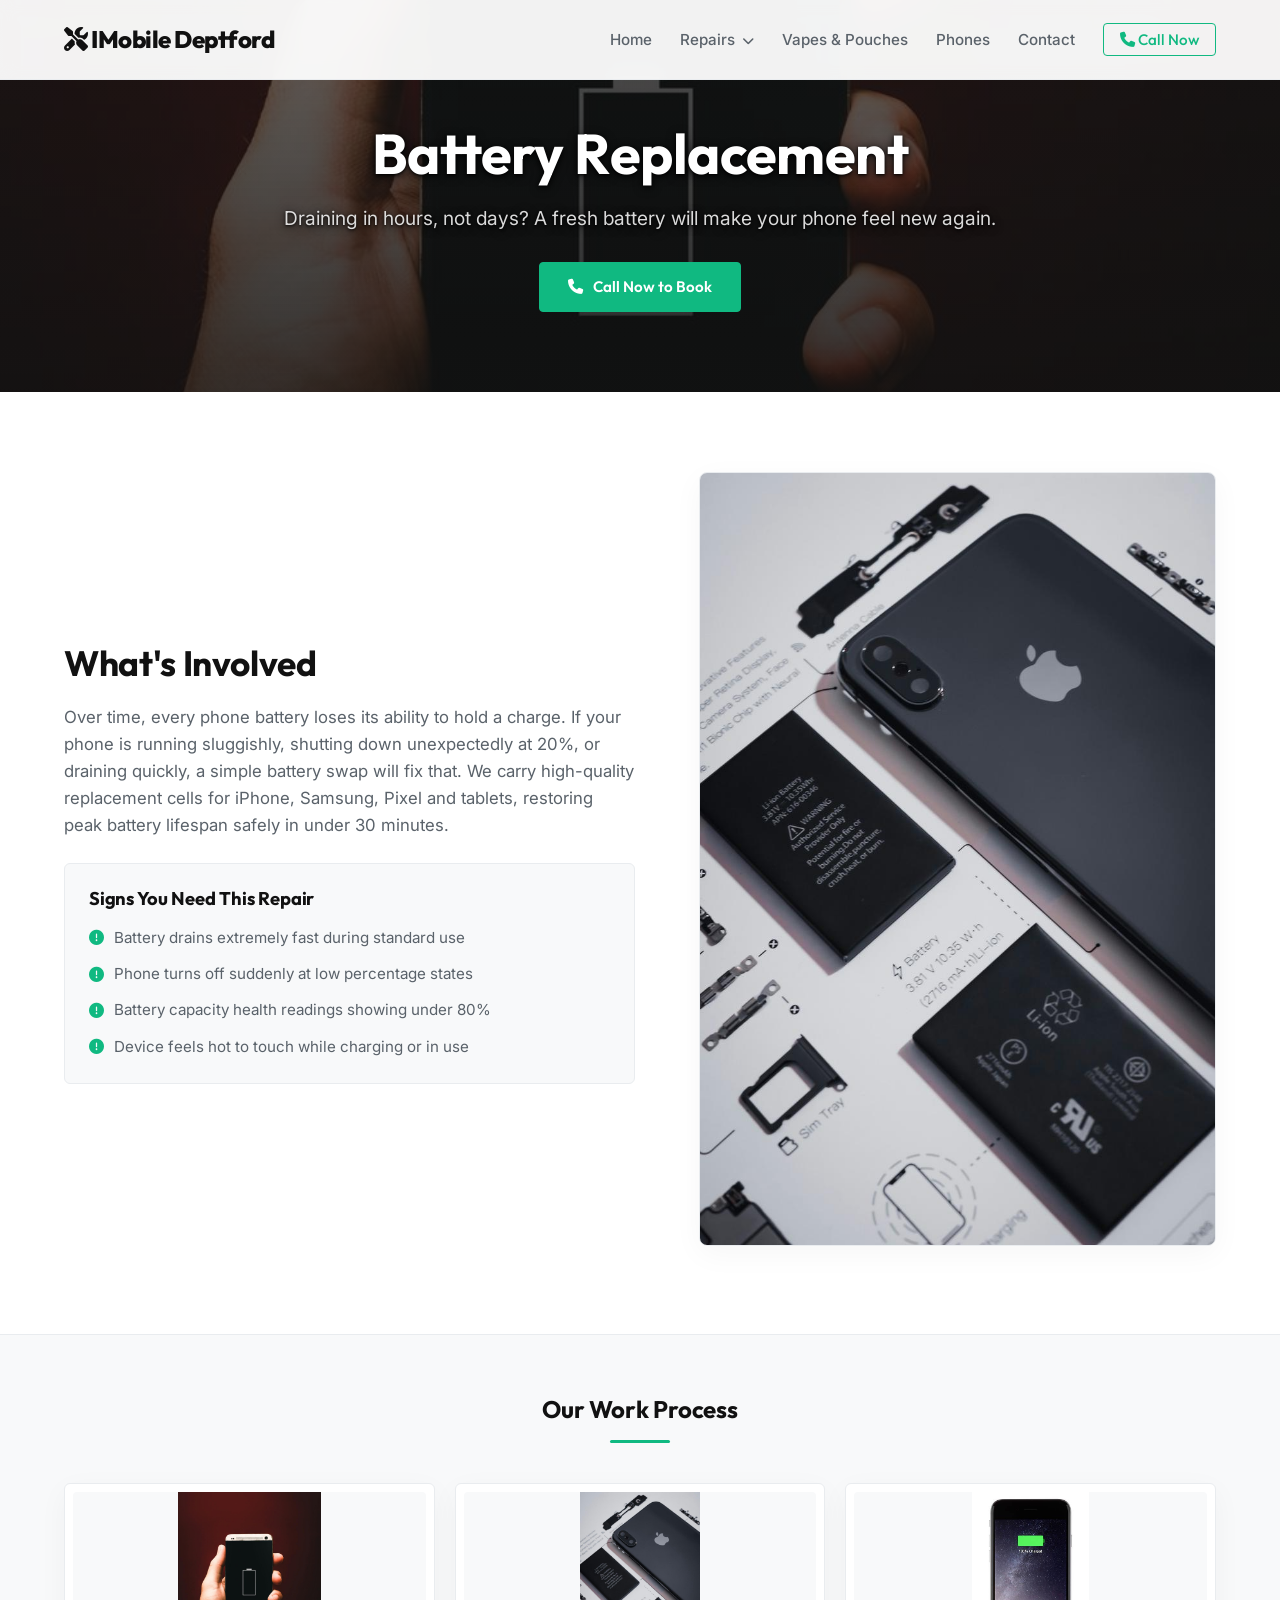
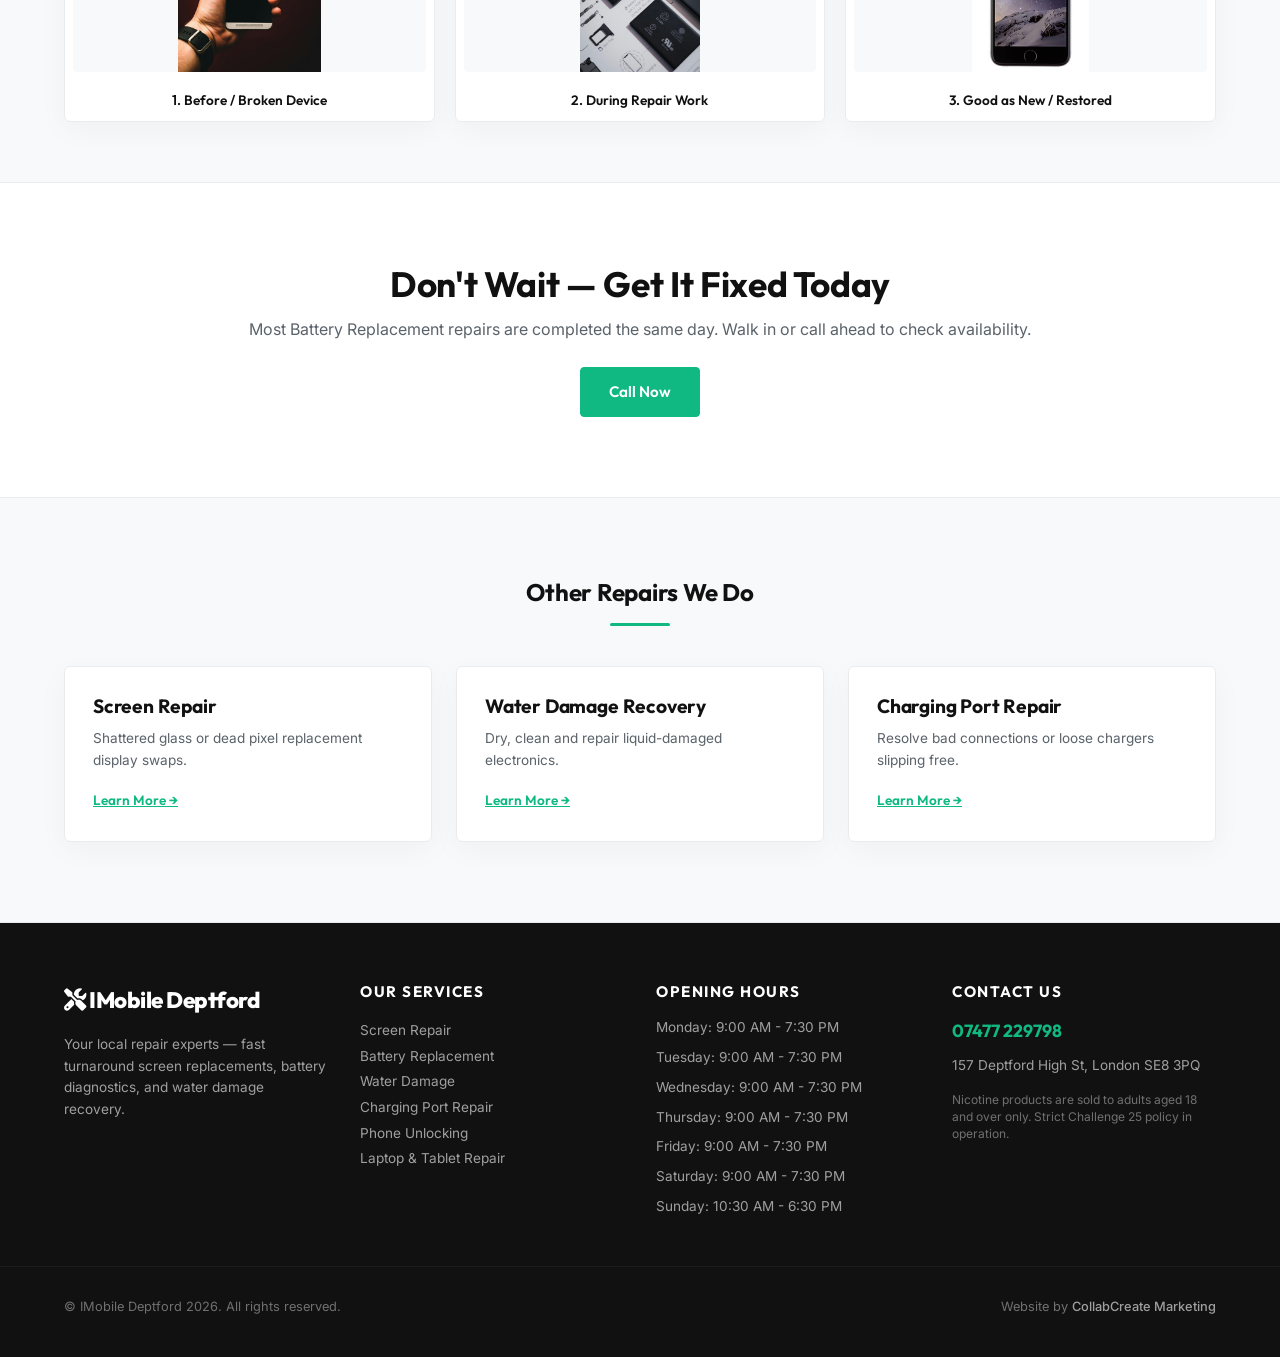
<file: battery-replacement.html>
<!DOCTYPE html>
<html lang="en">
<head>
    <meta charset="UTF-8">
    <meta name="viewport" content="width=device-width, initial-scale=1.0">
    <title>Battery Replacement Repairs | IMobile Deptford Deptford, London</title>
    <link rel="stylesheet" href="styles.css">
    <link href="https://fonts.googleapis.com/css2?family=Inter:wght@300;400;500;600;700&family=Outfit:wght@400;500;600;700;800&display=swap" rel="stylesheet">
    <link rel="stylesheet" href="https://cdnjs.cloudflare.com/ajax/libs/font-awesome/6.4.0/css/all.min.css">
    
    <!-- Open Graph Metadata -->
    <meta property="og:title" content="Battery Replacement Repairs | IMobile Deptford Deptford, London">
    <meta property="og:description" content="Fast, premium screen repairs, battery replacements, water damage recovery, vapes, pouches, and refurbished phones in Deptford, London.">
    <meta property="og:image" content="https://mowleed2000.github.io/Imobile-deptford/storefront.webp">
    <meta property="og:url" content="https://mowleed2000.github.io/Imobile-deptford/battery-replacement.html">
    <meta property="og:type" content="website">

    <!-- Microsoft Clarity Tracking Code -->
    <script type="text/javascript">
        (function(c,l,a,r,i,t,y){
            c[a]=c[a]||function(){(c[a].q=c[a].q||[]).push(arguments)};
            t=l.createElement(r);t.async=1;t.src="https://www.clarity.ms/tag/"+i;
            y=l.getElementsByTagName(r)[0];y.parentNode.insertBefore(t,y);
        })(window, document, "clarity", "script", "x1smlah9oa");
    </script>
</head>
<body>

    <nav class="navbar">
        <div class="container nav-container">
            <a href="index.html" class="logo"><i class="fa-solid fa-screwdriver-wrench"></i> IMobile Deptford</a>
            <ul class="nav-links" id="navLinks">
                <li><a href="index.html">Home</a></li>
                <li class="dropdown">
                    <a href="#" class="dropdown-trigger">Repairs <i class="fa-solid fa-chevron-down" style="font-size:0.75rem; margin-left:3px;"></i></a>
                    <ul class="dropdown-menu">
                        <li><a href="screen-repair.html">Screen Repair</a></li>
                        <li><a href="battery-replacement.html">Battery Replacement</a></li>
                        <li><a href="water-damage.html">Water Damage</a></li>
                        <li><a href="charging-port.html">Charging Port Repair</a></li>
                        <li><a href="phone-unlocking.html">Phone Unlocking</a></li>
                        <li><a href="laptop-tablet.html">Laptop &amp; Tablet Repair</a></li>
                    </ul>
                </li>
                <li><a href="vapes-pouches.html">Vapes &amp; Pouches</a></li>
                <li><a href="phones-in-store.html">Phones</a></li>
                <li><a href="contact.html">Contact</a></li>
                
                <li><a href="tel:07477229798" class="btn-nav-cta"><i class="fa-solid fa-phone"></i> Call Now</a></li>
            </ul>
            <div class="hamburger" id="hamburger"><i class="fa-solid fa-bars"></i></div>
        </div>
    </nav>

            <section class="service-hero" style="background-image: linear-gradient(rgba(17, 17, 17, 0.65), rgba(17, 17, 17, 0.85)), url('Battery Replacment page 1.jpg');">
                <div class="container text-center reveal">
                    <h1>Battery Replacement</h1>
                    <p>Draining in hours, not days? A fresh battery will make your phone feel new again.</p>
                    <a href="tel:07477229798" class="btn btn-primary"><i class="fa-solid fa-phone"></i> Call Now to Book</a>
                </div>
            </section>

            <section class="service-details">
                <div class="container details-grid">
                    <div class="details-text reveal">
                        <h2>What's Involved</h2>
                        <p>Over time, every phone battery loses its ability to hold a charge. If your phone is running sluggishly, shutting down unexpectedly at 20%, or draining quickly, a simple battery swap will fix that. We carry high-quality replacement cells for iPhone, Samsung, Pixel and tablets, restoring peak battery lifespan safely in under 30 minutes.</p>
                        
                        <div class="symptoms-box">
                            <h3>Signs You Need This Repair</h3>
                            <ul class="symptoms-list">
                                <li><i class='fa-solid fa-circle-exclamation'></i> Battery drains extremely fast during standard use</li><li><i class='fa-solid fa-circle-exclamation'></i> Phone turns off suddenly at low percentage states</li><li><i class='fa-solid fa-circle-exclamation'></i> Battery capacity health readings showing under 80%</li><li><i class='fa-solid fa-circle-exclamation'></i> Device feels hot to touch while charging or in use</li>
                            </ul>
                        </div>
                    </div>
                    <div class="details-image reveal">
                        <img src="Battery replacment page 2.jpg" alt="Technician working on device" class="in-process-img">
                    </div>
                </div>
            </section>

            <section class="service-gallery">
                <div class="container">
                    <div class="section-header text-center reveal">
                        <h2>Our Work Process</h2>
                        <div class="accent-divider"></div>
                    </div>
                    <div class="gallery-row battery-gallery reveal">
                        <div class="gallery-item-wrapper" onclick="openLightbox('Battery Replacment page 1.jpg', 'Before / Broken Device')">
                            <img src="Battery Replacment page 1.jpg" alt="Before repair">
                            <span>1. Before / Broken Device</span>
                        </div>
                        <div class="gallery-item-wrapper" onclick="openLightbox('Battery replacment page 2.jpg', 'During Repair Work')">
                            <img src="Battery replacment page 2.jpg" alt="During repair">
                            <span>2. During Repair Work</span>
                        </div>
                        <div class="gallery-item-wrapper" onclick="openLightbox('Battery fixed 100 percent.jpg', 'Good as New / Restored')">
                            <img src="Battery fixed 100 percent.jpg" alt="After repair">
                            <span>3. Good as New / Restored</span>
                        </div>
                    </div>
                </div>
            </section>

            <section class="service-cta text-center reveal">
                <div class="container">
                    <h2>Don't Wait — Get It Fixed Today</h2>
                    <p>Most Battery Replacement repairs are completed the same day. Walk in or call ahead to check availability.</p>
                    <a href="tel:07477229798" class="btn btn-primary">Call Now</a>
                </div>
            </section>

            <section class="related-services">
                <div class="container">
                    <div class="section-header text-center reveal">
                        <h2>Other Repairs We Do</h2>
                        <div class="accent-divider"></div>
                    </div>
                    <div class="related-grid reveal">
                        
                <div class="related-card">
                    <h3>Screen Repair</h3>
                    <p>Shattered glass or dead pixel replacement display swaps.</p>
                    <a href="screen-repair.html" class="learn-more">Learn More &rarr;</a>
                </div>
        
                <div class="related-card">
                    <h3>Water Damage Recovery</h3>
                    <p>Dry, clean and repair liquid-damaged electronics.</p>
                    <a href="water-damage.html" class="learn-more">Learn More &rarr;</a>
                </div>
        
                <div class="related-card">
                    <h3>Charging Port Repair</h3>
                    <p>Resolve bad connections or loose chargers slipping free.</p>
                    <a href="charging-port.html" class="learn-more">Learn More &rarr;</a>
                </div>
        
                    </div>
                </div>
            </section>
        
    <!-- Lightbox Modal -->
    <div id="lightboxModal" class="lightbox">
        <span class="lightbox-close" onclick="closeLightbox()">&times;</span>
        <img class="lightbox-content" id="lightboxImg">
        <div id="lightboxCaption" class="lightbox-caption"></div>
    </div>

    <footer class="footer">
        <div class="container footer-grid">
            <div class="footer-brand">
                <a href="index.html" class="footer-logo"><i class="fa-solid fa-screwdriver-wrench"></i> IMobile Deptford</a>
                <p style="margin-top: 15px; font-size: 0.85rem; line-height: 1.6; color: rgba(255, 255, 255, 0.6);">Your local repair experts — fast turnaround screen replacements, battery diagnostics, and water damage recovery.</p>
                
            </div>
            <div class="footer-links">
                <h4>Our Services</h4>
                <p><a href="screen-repair.html">Screen Repair</a></p>
                <p><a href="battery-replacement.html">Battery Replacement</a></p>
                <p><a href="water-damage.html">Water Damage</a></p>
                <p><a href="charging-port.html">Charging Port Repair</a></p>
                <p><a href="phone-unlocking.html">Phone Unlocking</a></p>
                <p><a href="laptop-tablet.html">Laptop &amp; Tablet Repair</a></p>
            </div>
            <div class="footer-hours">
                <h4>Opening Hours</h4>
                <ul>
                    <li>Monday: 9:00 AM - 7:30 PM</li><li>Tuesday: 9:00 AM - 7:30 PM</li><li>Wednesday: 9:00 AM - 7:30 PM</li><li>Thursday: 9:00 AM - 7:30 PM</li><li>Friday: 9:00 AM - 7:30 PM</li><li>Saturday: 9:00 AM - 7:30 PM</li><li>Sunday: 10:30 AM - 6:30 PM</li>
                </ul>
            </div>
            <div class="footer-contact">
                <h4>Contact Us</h4>
                <p class="phone-num"><a href="tel:07477229798">07477 229798</a></p>
                <p style="margin-top: 10px; font-size: 0.85rem; color: rgba(255, 255, 255, 0.6);">157 Deptford High St, London SE8 3PQ</p>
                <p style="margin-top: 15px; font-size: 0.75rem; color: rgba(255, 255, 255, 0.4); line-height: 1.4;">
                    Nicotine products are sold to adults aged 18 and over only. Strict Challenge 25 policy in operation.
                </p>
            </div>
        </div>
        <div class="footer-bottom">
            <div class="container" style="display: flex; justify-content: space-between; flex-wrap: wrap; gap: 10px; width: 100%;">
                <p>&copy; IMobile Deptford 2026. All rights reserved.</p>
                <p class="agency-credit">Website by <a href="https://collabcreate.co.uk" target="_blank">CollabCreate Marketing</a></p>
            </div>
        </div>
    </footer>
    <script src="script.js"></script>
</body>
</html>
</file>
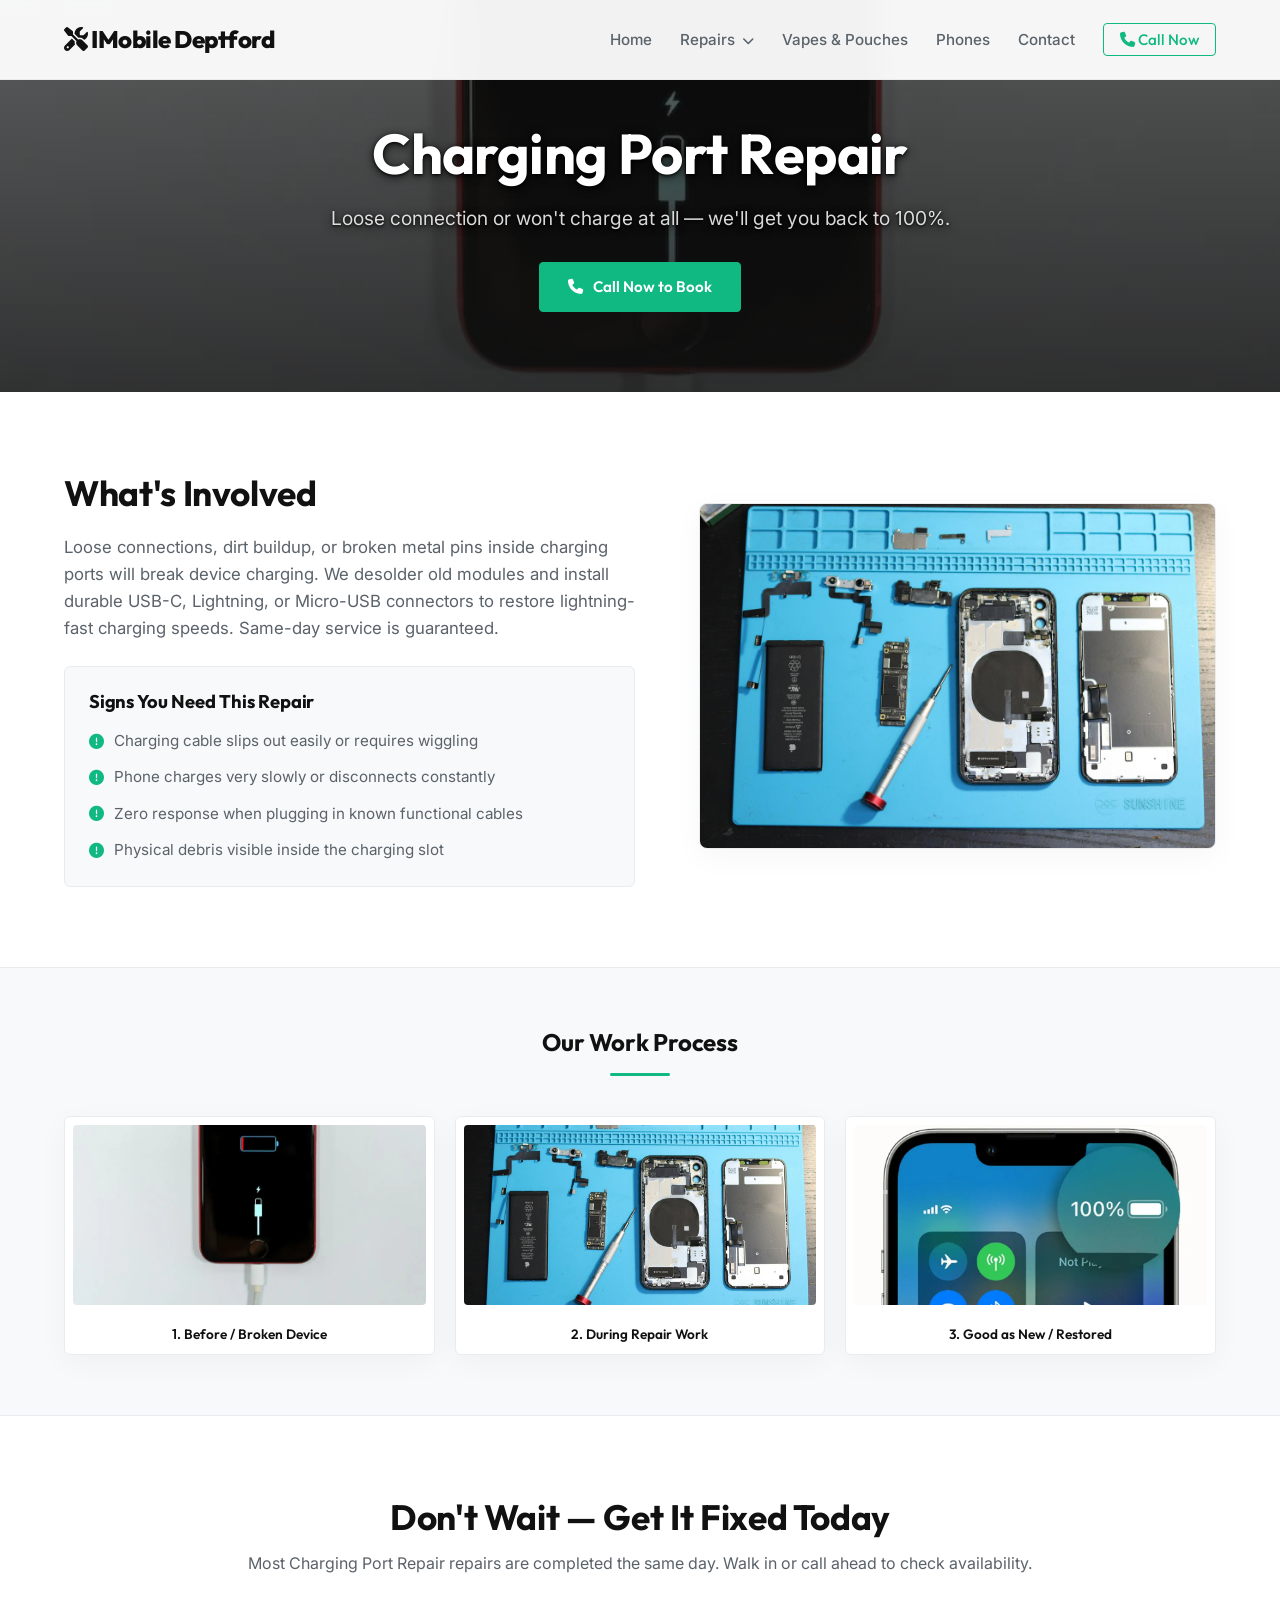
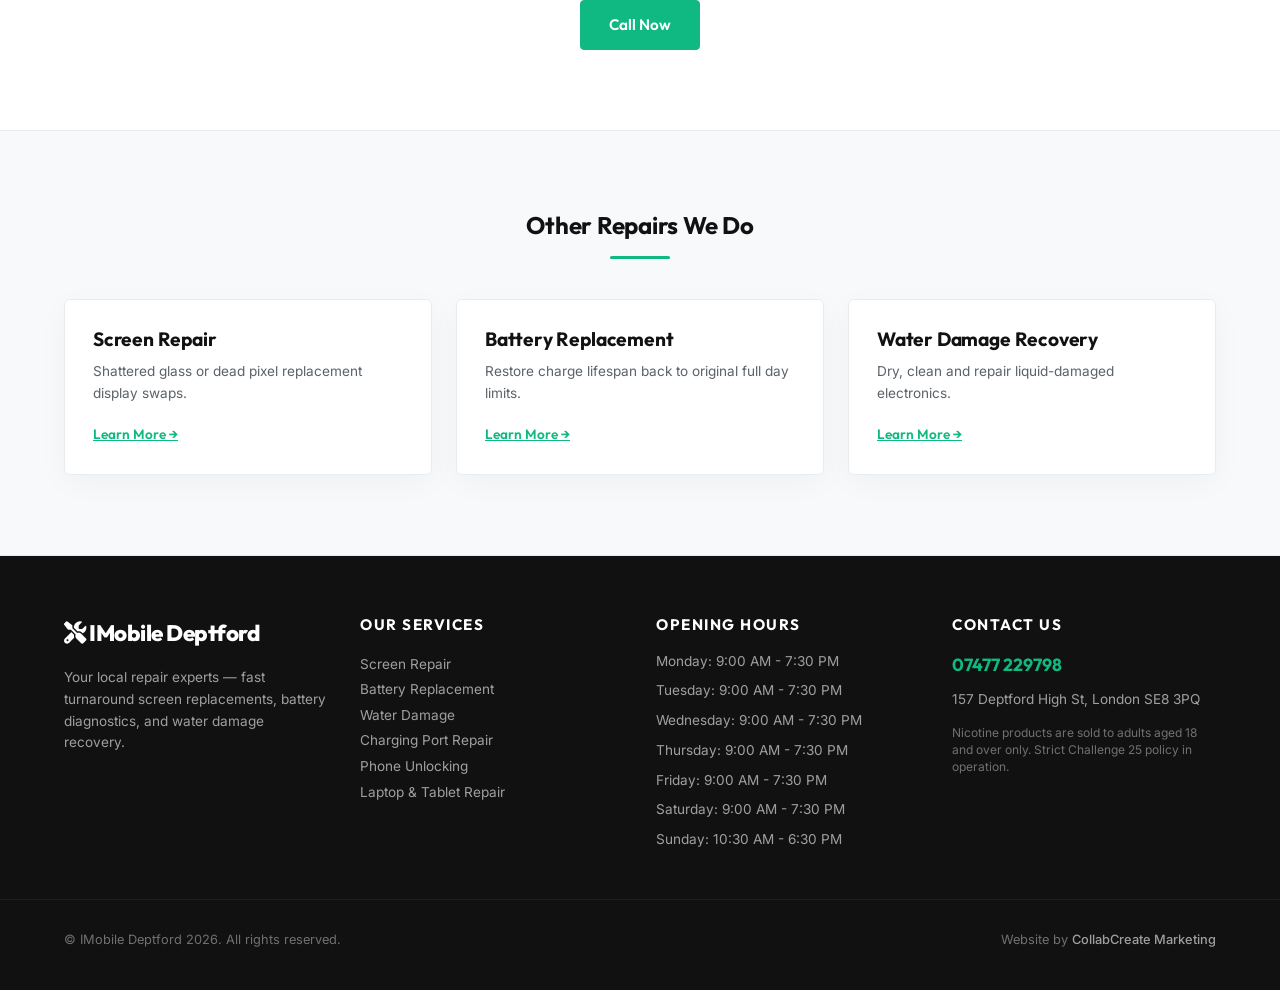
<file: charging-port.html>
<!DOCTYPE html>
<html lang="en">
<head>
    <meta charset="UTF-8">
    <meta name="viewport" content="width=device-width, initial-scale=1.0">
    <title>Charging Port Repair Repairs | IMobile Deptford Deptford, London</title>
    <link rel="stylesheet" href="styles.css">
    <link href="https://fonts.googleapis.com/css2?family=Inter:wght@300;400;500;600;700&family=Outfit:wght@400;500;600;700;800&display=swap" rel="stylesheet">
    <link rel="stylesheet" href="https://cdnjs.cloudflare.com/ajax/libs/font-awesome/6.4.0/css/all.min.css">
    
    <!-- Open Graph Metadata -->
    <meta property="og:title" content="Charging Port Repair Repairs | IMobile Deptford Deptford, London">
    <meta property="og:description" content="Fast, premium screen repairs, battery replacements, water damage recovery, vapes, pouches, and refurbished phones in Deptford, London.">
    <meta property="og:image" content="https://mowleed2000.github.io/Imobile-deptford/storefront.webp">
    <meta property="og:url" content="https://mowleed2000.github.io/Imobile-deptford/charging-port.html">
    <meta property="og:type" content="website">

    <!-- Microsoft Clarity Tracking Code -->
    <script type="text/javascript">
        (function(c,l,a,r,i,t,y){
            c[a]=c[a]||function(){(c[a].q=c[a].q||[]).push(arguments)};
            t=l.createElement(r);t.async=1;t.src="https://www.clarity.ms/tag/"+i;
            y=l.getElementsByTagName(r)[0];y.parentNode.insertBefore(t,y);
        })(window, document, "clarity", "script", "x1smlah9oa");
    </script>
</head>
<body>

    <nav class="navbar">
        <div class="container nav-container">
            <a href="index.html" class="logo"><i class="fa-solid fa-screwdriver-wrench"></i> IMobile Deptford</a>
            <ul class="nav-links" id="navLinks">
                <li><a href="index.html">Home</a></li>
                <li class="dropdown">
                    <a href="#" class="dropdown-trigger">Repairs <i class="fa-solid fa-chevron-down" style="font-size:0.75rem; margin-left:3px;"></i></a>
                    <ul class="dropdown-menu">
                        <li><a href="screen-repair.html">Screen Repair</a></li>
                        <li><a href="battery-replacement.html">Battery Replacement</a></li>
                        <li><a href="water-damage.html">Water Damage</a></li>
                        <li><a href="charging-port.html">Charging Port Repair</a></li>
                        <li><a href="phone-unlocking.html">Phone Unlocking</a></li>
                        <li><a href="laptop-tablet.html">Laptop &amp; Tablet Repair</a></li>
                    </ul>
                </li>
                <li><a href="vapes-pouches.html">Vapes &amp; Pouches</a></li>
                <li><a href="phones-in-store.html">Phones</a></li>
                <li><a href="contact.html">Contact</a></li>
                
                <li><a href="tel:07477229798" class="btn-nav-cta"><i class="fa-solid fa-phone"></i> Call Now</a></li>
            </ul>
            <div class="hamburger" id="hamburger"><i class="fa-solid fa-bars"></i></div>
        </div>
    </nav>

            <section class="service-hero" style="background-image: linear-gradient(rgba(17, 17, 17, 0.65), rgba(17, 17, 17, 0.85)), url('Charger port broken image 1.webp');">
                <div class="container text-center reveal">
                    <h1>Charging Port Repair</h1>
                    <p>Loose connection or won't charge at all — we'll get you back to 100%.</p>
                    <a href="tel:07477229798" class="btn btn-primary"><i class="fa-solid fa-phone"></i> Call Now to Book</a>
                </div>
            </section>

            <section class="service-details">
                <div class="container details-grid">
                    <div class="details-text reveal">
                        <h2>What's Involved</h2>
                        <p>Loose connections, dirt buildup, or broken metal pins inside charging ports will break device charging. We desolder old modules and install durable USB-C, Lightning, or Micro-USB connectors to restore lightning-fast charging speeds. Same-day service is guaranteed.</p>
                        
                        <div class="symptoms-box">
                            <h3>Signs You Need This Repair</h3>
                            <ul class="symptoms-list">
                                <li><i class='fa-solid fa-circle-exclamation'></i> Charging cable slips out easily or requires wiggling</li><li><i class='fa-solid fa-circle-exclamation'></i> Phone charges very slowly or disconnects constantly</li><li><i class='fa-solid fa-circle-exclamation'></i> Zero response when plugging in known functional cables</li><li><i class='fa-solid fa-circle-exclamation'></i> Physical debris visible inside the charging slot</li>
                            </ul>
                        </div>
                    </div>
                    <div class="details-image reveal">
                        <img src="Charger port being fixed.jpg" alt="Technician working on device" class="in-process-img">
                    </div>
                </div>
            </section>

            <section class="service-gallery">
                <div class="container">
                    <div class="section-header text-center reveal">
                        <h2>Our Work Process</h2>
                        <div class="accent-divider"></div>
                    </div>
                    <div class="gallery-row reveal">
                        <div class="gallery-item-wrapper" onclick="openLightbox('Charger port broken image 1.webp', 'Before / Broken Device')">
                            <img src="Charger port broken image 1.webp" alt="Before repair">
                            <span>1. Before / Broken Device</span>
                        </div>
                        <div class="gallery-item-wrapper" onclick="openLightbox('Charger port being fixed.jpg', 'During Repair Work')">
                            <img src="Charger port being fixed.jpg" alt="During repair">
                            <span>2. During Repair Work</span>
                        </div>
                        <div class="gallery-item-wrapper" onclick="openLightbox('Charger port fixed.webp', 'Good as New / Restored')">
                            <img src="Charger port fixed.webp" alt="After repair">
                            <span>3. Good as New / Restored</span>
                        </div>
                    </div>
                </div>
            </section>

            <section class="service-cta text-center reveal">
                <div class="container">
                    <h2>Don't Wait — Get It Fixed Today</h2>
                    <p>Most Charging Port Repair repairs are completed the same day. Walk in or call ahead to check availability.</p>
                    <a href="tel:07477229798" class="btn btn-primary">Call Now</a>
                </div>
            </section>

            <section class="related-services">
                <div class="container">
                    <div class="section-header text-center reveal">
                        <h2>Other Repairs We Do</h2>
                        <div class="accent-divider"></div>
                    </div>
                    <div class="related-grid reveal">
                        
                <div class="related-card">
                    <h3>Screen Repair</h3>
                    <p>Shattered glass or dead pixel replacement display swaps.</p>
                    <a href="screen-repair.html" class="learn-more">Learn More &rarr;</a>
                </div>
        
                <div class="related-card">
                    <h3>Battery Replacement</h3>
                    <p>Restore charge lifespan back to original full day limits.</p>
                    <a href="battery-replacement.html" class="learn-more">Learn More &rarr;</a>
                </div>
        
                <div class="related-card">
                    <h3>Water Damage Recovery</h3>
                    <p>Dry, clean and repair liquid-damaged electronics.</p>
                    <a href="water-damage.html" class="learn-more">Learn More &rarr;</a>
                </div>
        
                    </div>
                </div>
            </section>
        
    <!-- Lightbox Modal -->
    <div id="lightboxModal" class="lightbox">
        <span class="lightbox-close" onclick="closeLightbox()">&times;</span>
        <img class="lightbox-content" id="lightboxImg">
        <div id="lightboxCaption" class="lightbox-caption"></div>
    </div>

    <footer class="footer">
        <div class="container footer-grid">
            <div class="footer-brand">
                <a href="index.html" class="footer-logo"><i class="fa-solid fa-screwdriver-wrench"></i> IMobile Deptford</a>
                <p style="margin-top: 15px; font-size: 0.85rem; line-height: 1.6; color: rgba(255, 255, 255, 0.6);">Your local repair experts — fast turnaround screen replacements, battery diagnostics, and water damage recovery.</p>
                
            </div>
            <div class="footer-links">
                <h4>Our Services</h4>
                <p><a href="screen-repair.html">Screen Repair</a></p>
                <p><a href="battery-replacement.html">Battery Replacement</a></p>
                <p><a href="water-damage.html">Water Damage</a></p>
                <p><a href="charging-port.html">Charging Port Repair</a></p>
                <p><a href="phone-unlocking.html">Phone Unlocking</a></p>
                <p><a href="laptop-tablet.html">Laptop &amp; Tablet Repair</a></p>
            </div>
            <div class="footer-hours">
                <h4>Opening Hours</h4>
                <ul>
                    <li>Monday: 9:00 AM - 7:30 PM</li><li>Tuesday: 9:00 AM - 7:30 PM</li><li>Wednesday: 9:00 AM - 7:30 PM</li><li>Thursday: 9:00 AM - 7:30 PM</li><li>Friday: 9:00 AM - 7:30 PM</li><li>Saturday: 9:00 AM - 7:30 PM</li><li>Sunday: 10:30 AM - 6:30 PM</li>
                </ul>
            </div>
            <div class="footer-contact">
                <h4>Contact Us</h4>
                <p class="phone-num"><a href="tel:07477229798">07477 229798</a></p>
                <p style="margin-top: 10px; font-size: 0.85rem; color: rgba(255, 255, 255, 0.6);">157 Deptford High St, London SE8 3PQ</p>
                <p style="margin-top: 15px; font-size: 0.75rem; color: rgba(255, 255, 255, 0.4); line-height: 1.4;">
                    Nicotine products are sold to adults aged 18 and over only. Strict Challenge 25 policy in operation.
                </p>
            </div>
        </div>
        <div class="footer-bottom">
            <div class="container" style="display: flex; justify-content: space-between; flex-wrap: wrap; gap: 10px; width: 100%;">
                <p>&copy; IMobile Deptford 2026. All rights reserved.</p>
                <p class="agency-credit">Website by <a href="https://collabcreate.co.uk" target="_blank">CollabCreate Marketing</a></p>
            </div>
        </div>
    </footer>
    <script src="script.js"></script>
</body>
</html>
</file>
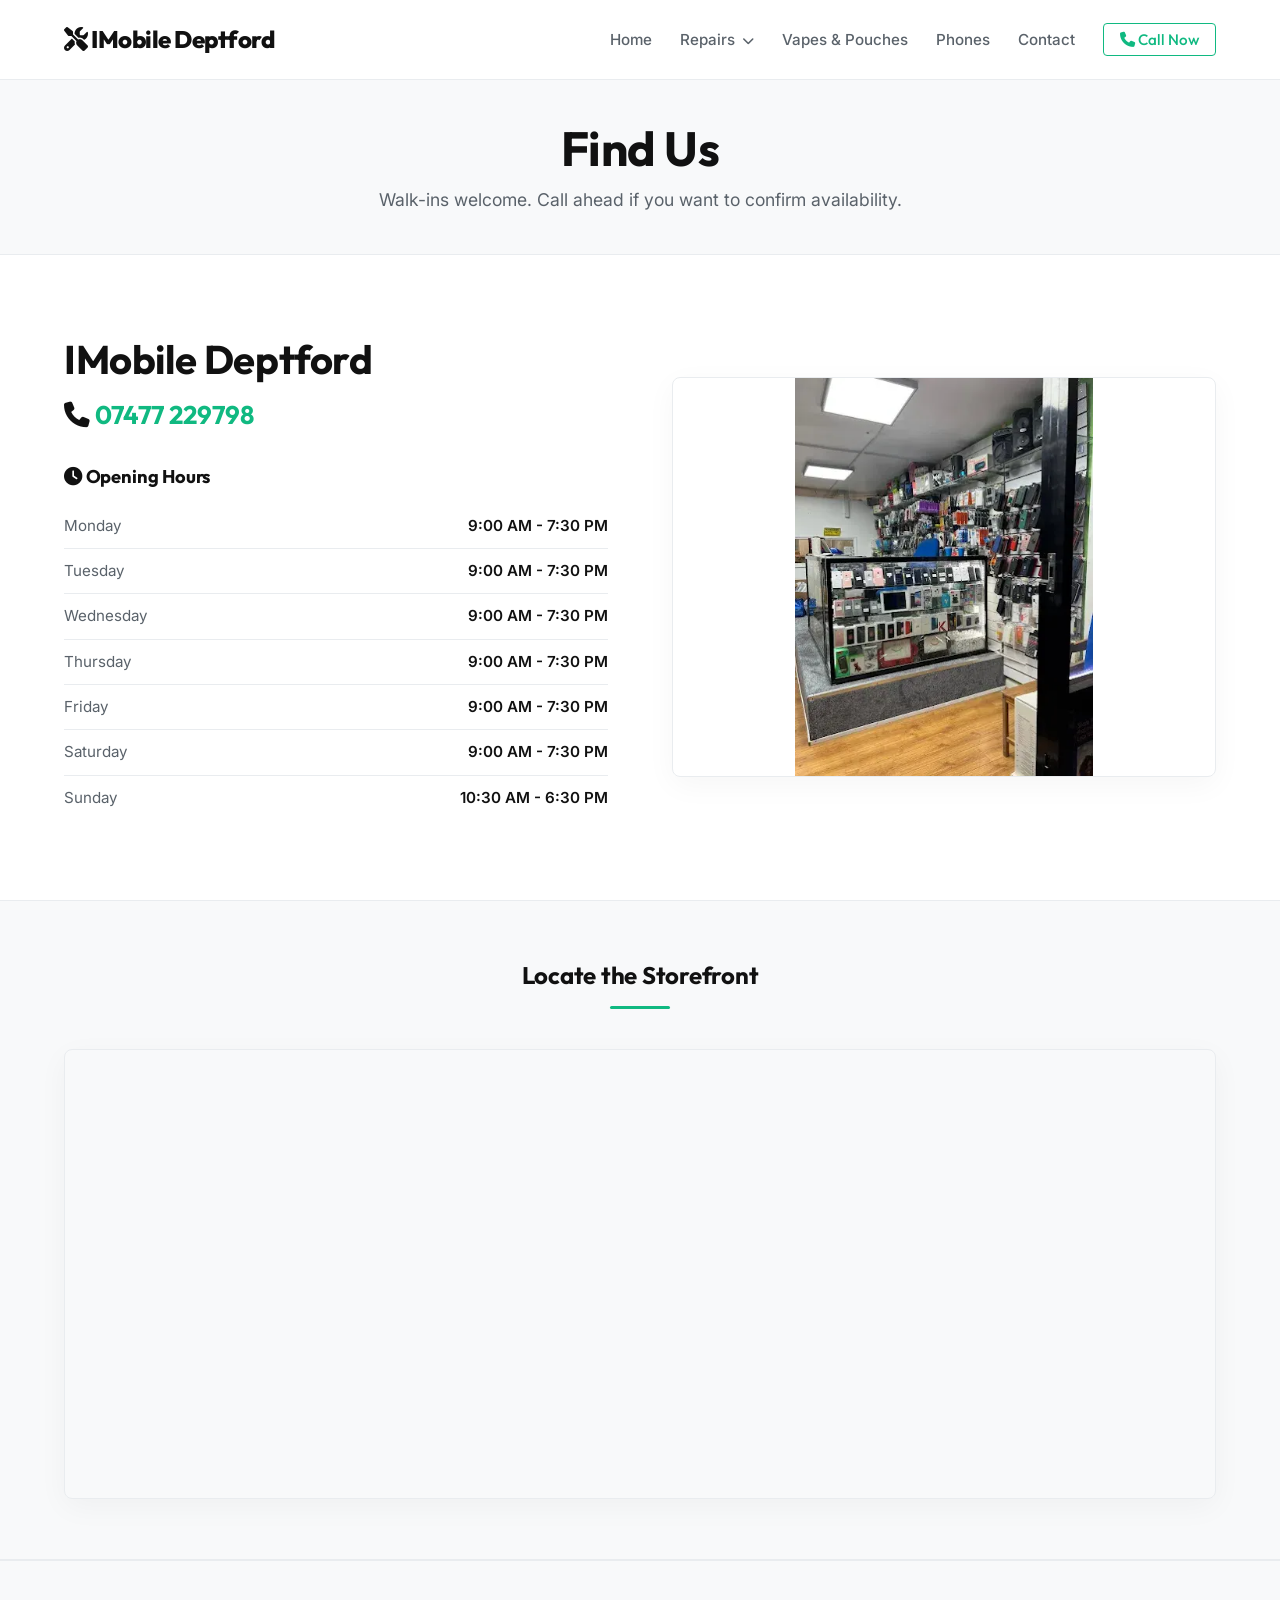
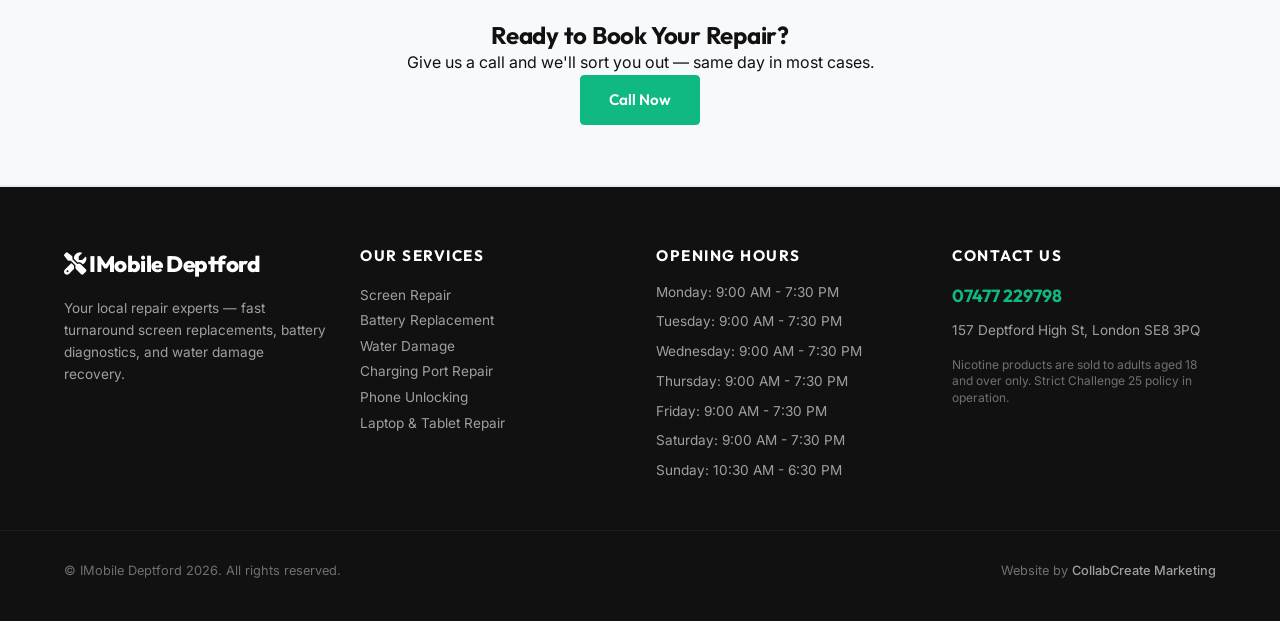
<file: contact.html>
<!DOCTYPE html>
<html lang="en">
<head>
    <meta charset="UTF-8">
    <meta name="viewport" content="width=device-width, initial-scale=1.0">
    <title>Contact Us | IMobile Deptford Deptford, London</title>
    <link rel="stylesheet" href="styles.css">
    <link href="https://fonts.googleapis.com/css2?family=Inter:wght@300;400;500;600;700&family=Outfit:wght@400;500;600;700;800&display=swap" rel="stylesheet">
    <link rel="stylesheet" href="https://cdnjs.cloudflare.com/ajax/libs/font-awesome/6.4.0/css/all.min.css">
    
    <!-- Open Graph Metadata -->
    <meta property="og:title" content="Contact Us | IMobile Deptford Deptford, London">
    <meta property="og:description" content="Fast, premium screen repairs, battery replacements, water damage recovery, vapes, pouches, and refurbished phones in Deptford, London.">
    <meta property="og:image" content="https://mowleed2000.github.io/Imobile-deptford/storefront.webp">
    <meta property="og:url" content="https://mowleed2000.github.io/Imobile-deptford/contact.html">
    <meta property="og:type" content="website">

    <!-- Microsoft Clarity Tracking Code -->
    <script type="text/javascript">
        (function(c,l,a,r,i,t,y){
            c[a]=c[a]||function(){(c[a].q=c[a].q||[]).push(arguments)};
            t=l.createElement(r);t.async=1;t.src="https://www.clarity.ms/tag/"+i;
            y=l.getElementsByTagName(r)[0];y.parentNode.insertBefore(t,y);
        })(window, document, "clarity", "script", "x1smlah9oa");
    </script>
</head>
<body>

    <nav class="navbar">
        <div class="container nav-container">
            <a href="index.html" class="logo"><i class="fa-solid fa-screwdriver-wrench"></i> IMobile Deptford</a>
            <ul class="nav-links" id="navLinks">
                <li><a href="index.html">Home</a></li>
                <li class="dropdown">
                    <a href="#" class="dropdown-trigger">Repairs <i class="fa-solid fa-chevron-down" style="font-size:0.75rem; margin-left:3px;"></i></a>
                    <ul class="dropdown-menu">
                        <li><a href="screen-repair.html">Screen Repair</a></li>
                        <li><a href="battery-replacement.html">Battery Replacement</a></li>
                        <li><a href="water-damage.html">Water Damage</a></li>
                        <li><a href="charging-port.html">Charging Port Repair</a></li>
                        <li><a href="phone-unlocking.html">Phone Unlocking</a></li>
                        <li><a href="laptop-tablet.html">Laptop &amp; Tablet Repair</a></li>
                    </ul>
                </li>
                <li><a href="vapes-pouches.html">Vapes &amp; Pouches</a></li>
                <li><a href="phones-in-store.html">Phones</a></li>
                <li><a href="contact.html">Contact</a></li>
                
                <li><a href="tel:07477229798" class="btn-nav-cta"><i class="fa-solid fa-phone"></i> Call Now</a></li>
            </ul>
            <div class="hamburger" id="hamburger"><i class="fa-solid fa-bars"></i></div>
        </div>
    </nav>

    <!-- Page Hero -->
    <section class="page-hero text-center reveal">
        <div class="container">
            <h1>Find Us</h1>
            <p>Walk-ins welcome. Call ahead if you want to confirm availability.</p>
        </div>
    </section>

    <!-- Info Column Section -->
    <section class="contact-details-section">
        <div class="container contact-grid-page">
            <div class="contact-left-info reveal">
                <h2>IMobile Deptford</h2>
                <p class="phone-large"><i class="fa-solid fa-phone"></i> <a href="tel:07477229798">07477 229798</a></p>
                
                <div class="hours-box">
                    <h3><i class="fa-solid fa-clock"></i> Opening Hours</h3>
                    <table class="contact-hours-table">
                        <tbody>
                            <tr><td>Monday</td><td>9:00 AM - 7:30 PM</td></tr><tr><td>Tuesday</td><td>9:00 AM - 7:30 PM</td></tr><tr><td>Wednesday</td><td>9:00 AM - 7:30 PM</td></tr><tr><td>Thursday</td><td>9:00 AM - 7:30 PM</td></tr><tr><td>Friday</td><td>9:00 AM - 7:30 PM</td></tr><tr><td>Saturday</td><td>9:00 AM - 7:30 PM</td></tr><tr><td>Sunday</td><td>10:30 AM - 6:30 PM</td></tr>
                        </tbody>
                    </table>
                </div>
            </div>
            
            <div class="contact-right-visual reveal">
                <div class="exterior-img-container">
                    <img src="storefront.webp" alt="IMobile Deptford Storefront Exterior" class="exterior-img-style">
                </div>
            </div>
        </div>
    </section>

    <!-- Google Map Section -->
    <section class="map-section reveal">
        <div class="container">
            <div class="section-header text-center">
                <h2>Locate the Storefront</h2>
                <div class="accent-divider"></div>
            </div>
            <div class="contact-map-wrapper">
                <iframe 
                    src="https://maps.google.com/maps?q=157%20Deptford%20High%20St,%20London%20SE8%203PQ&t=&z=16&ie=UTF8&iwloc=&output=embed" 
                    width="100%" 
                    height="450" 
                    style="border:0; border-radius: 8px;" 
                    allowfullscreen="" 
                    loading="lazy" 
                    referrerpolicy="no-referrer-when-downgrade">
                </iframe>
            </div>
        </div>
    </section>

    

    <!-- CTA Section -->
    <section class="contact-cta text-center reveal">
        <div class="container">
            <h2>Ready to Book Your Repair?</h2>
            <p>Give us a call and we'll sort you out — same day in most cases.</p>
            <a href="tel:07477229798" class="btn btn-primary">Call Now</a>
        </div>
    </section>

    <!-- Lightbox Modal -->
    <div id="lightboxModal" class="lightbox">
        <span class="lightbox-close" onclick="closeLightbox()">&times;</span>
        <img class="lightbox-content" id="lightboxImg">
        <div id="lightboxCaption" class="lightbox-caption"></div>
    </div>

    <footer class="footer">
        <div class="container footer-grid">
            <div class="footer-brand">
                <a href="index.html" class="footer-logo"><i class="fa-solid fa-screwdriver-wrench"></i> IMobile Deptford</a>
                <p style="margin-top: 15px; font-size: 0.85rem; line-height: 1.6; color: rgba(255, 255, 255, 0.6);">Your local repair experts — fast turnaround screen replacements, battery diagnostics, and water damage recovery.</p>
                
            </div>
            <div class="footer-links">
                <h4>Our Services</h4>
                <p><a href="screen-repair.html">Screen Repair</a></p>
                <p><a href="battery-replacement.html">Battery Replacement</a></p>
                <p><a href="water-damage.html">Water Damage</a></p>
                <p><a href="charging-port.html">Charging Port Repair</a></p>
                <p><a href="phone-unlocking.html">Phone Unlocking</a></p>
                <p><a href="laptop-tablet.html">Laptop &amp; Tablet Repair</a></p>
            </div>
            <div class="footer-hours">
                <h4>Opening Hours</h4>
                <ul>
                    <li>Monday: 9:00 AM - 7:30 PM</li><li>Tuesday: 9:00 AM - 7:30 PM</li><li>Wednesday: 9:00 AM - 7:30 PM</li><li>Thursday: 9:00 AM - 7:30 PM</li><li>Friday: 9:00 AM - 7:30 PM</li><li>Saturday: 9:00 AM - 7:30 PM</li><li>Sunday: 10:30 AM - 6:30 PM</li>
                </ul>
            </div>
            <div class="footer-contact">
                <h4>Contact Us</h4>
                <p class="phone-num"><a href="tel:07477229798">07477 229798</a></p>
                <p style="margin-top: 10px; font-size: 0.85rem; color: rgba(255, 255, 255, 0.6);">157 Deptford High St, London SE8 3PQ</p>
                <p style="margin-top: 15px; font-size: 0.75rem; color: rgba(255, 255, 255, 0.4); line-height: 1.4;">
                    Nicotine products are sold to adults aged 18 and over only. Strict Challenge 25 policy in operation.
                </p>
            </div>
        </div>
        <div class="footer-bottom">
            <div class="container" style="display: flex; justify-content: space-between; flex-wrap: wrap; gap: 10px; width: 100%;">
                <p>&copy; IMobile Deptford 2026. All rights reserved.</p>
                <p class="agency-credit">Website by <a href="https://collabcreate.co.uk" target="_blank">CollabCreate Marketing</a></p>
            </div>
        </div>
    </footer>
    <script src="script.js"></script>
</body>
</html>
</file>
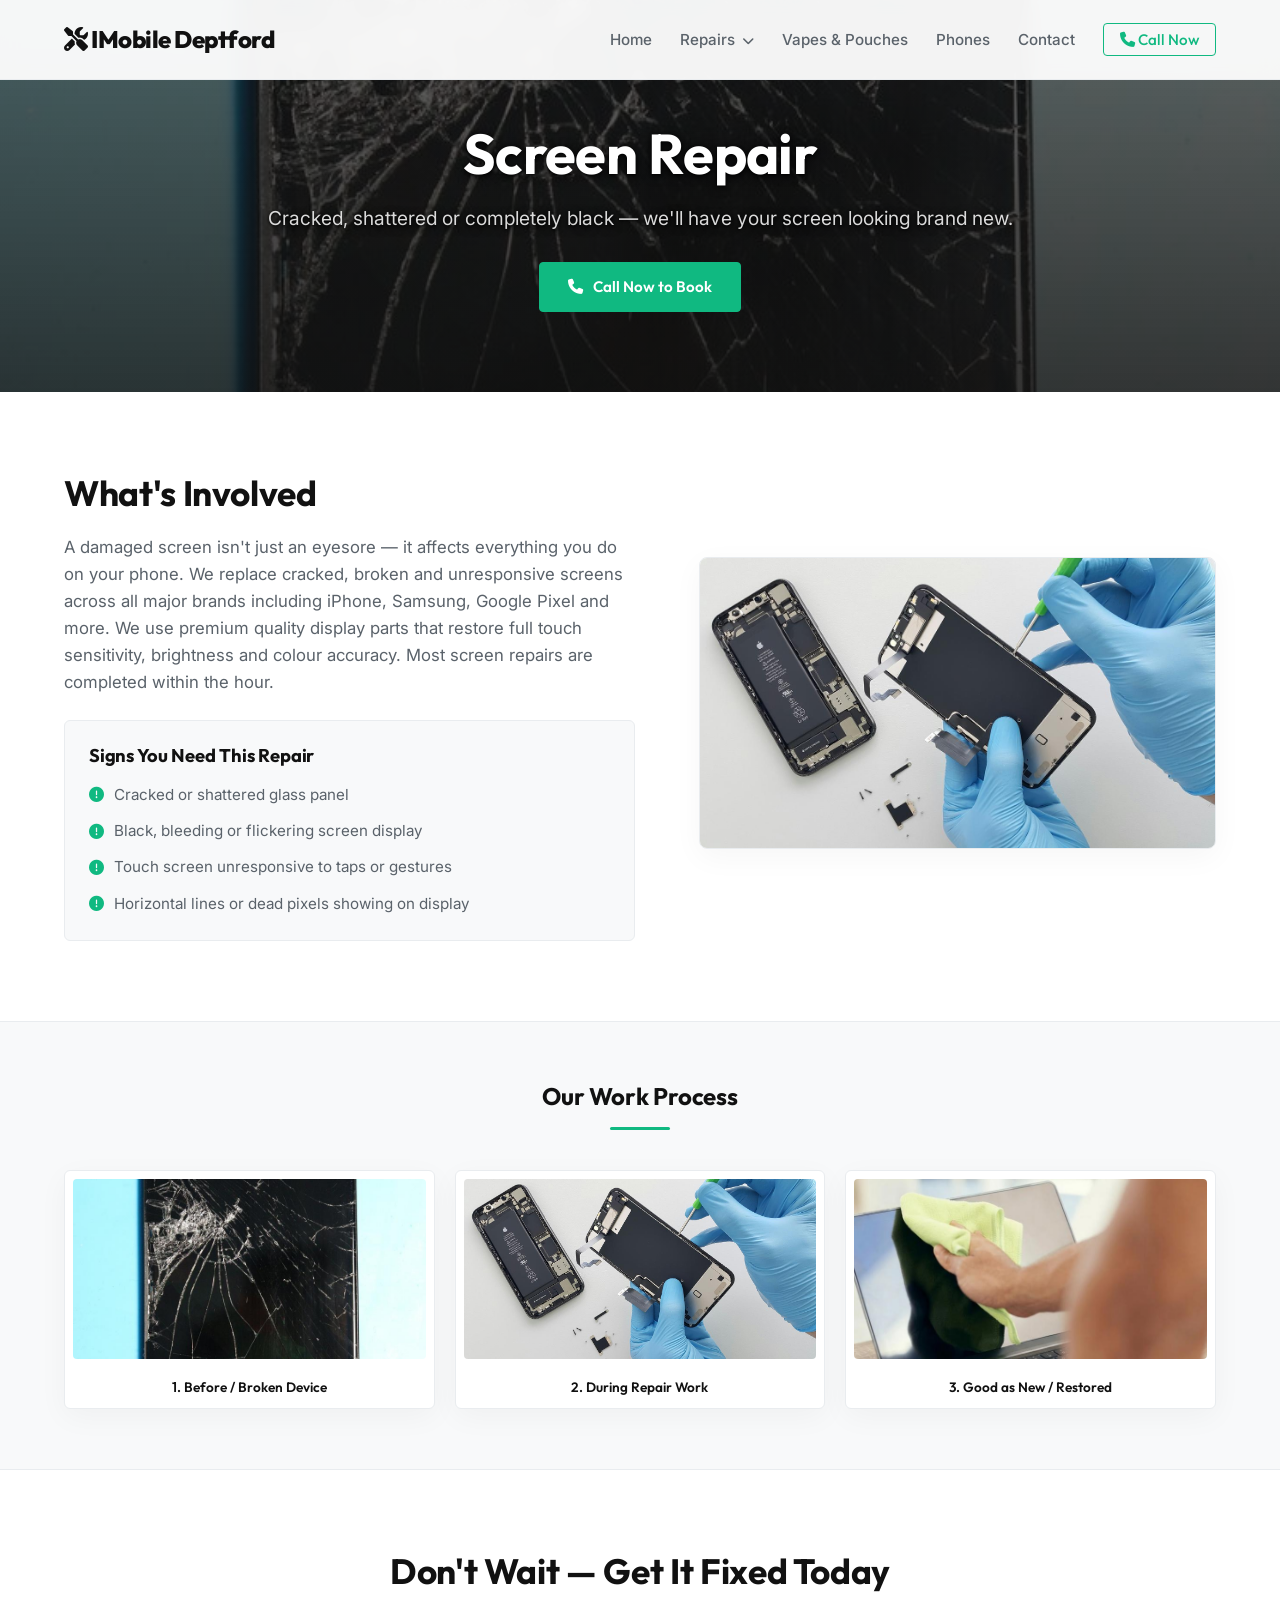
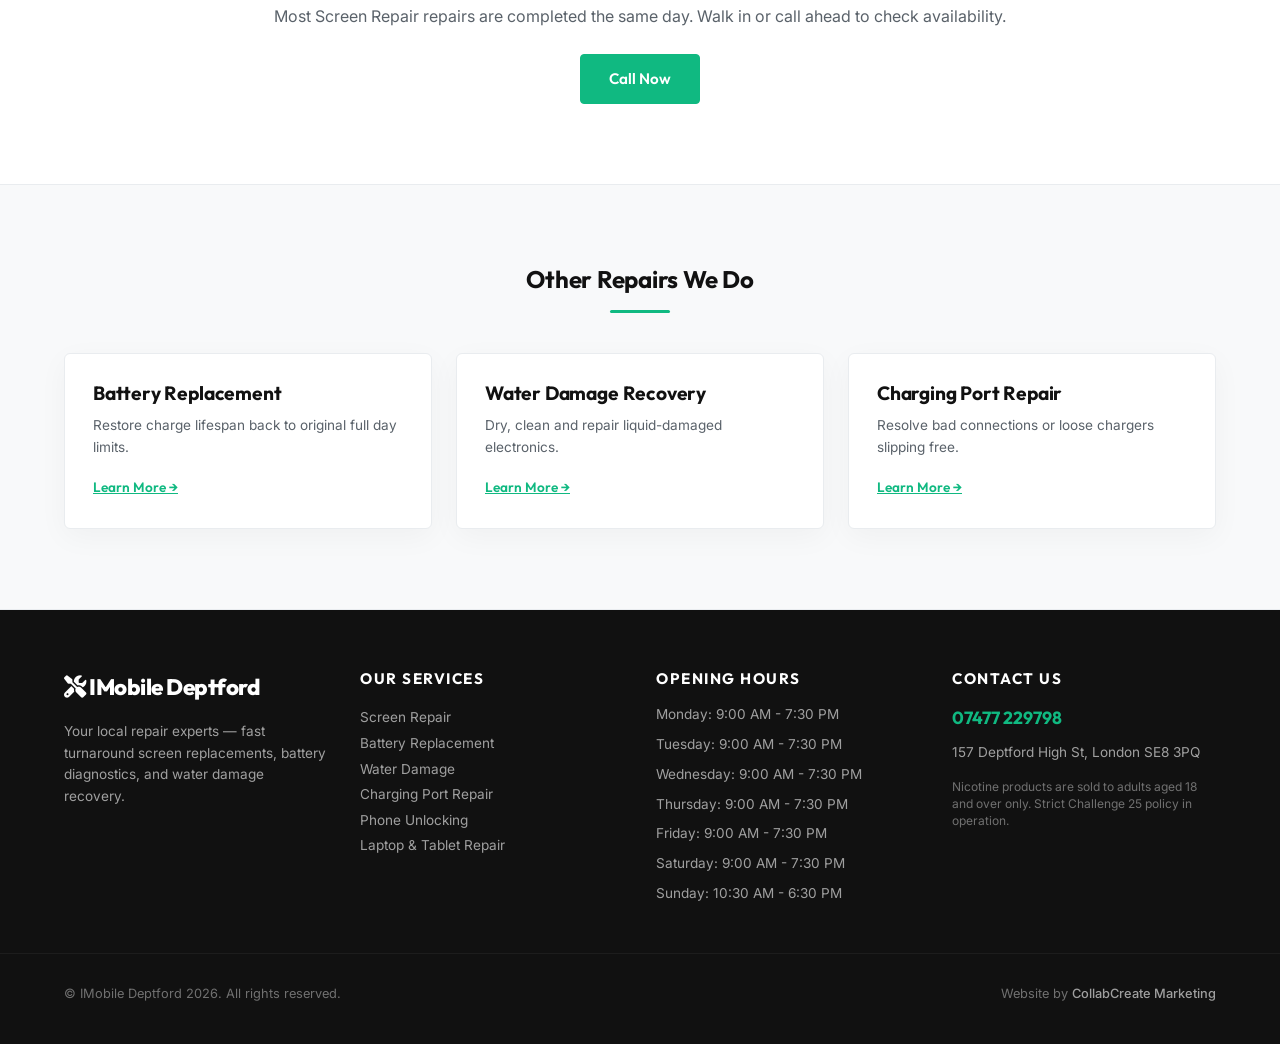
<file: screen-repair.html>
<!DOCTYPE html>
<html lang="en">
<head>
    <meta charset="UTF-8">
    <meta name="viewport" content="width=device-width, initial-scale=1.0">
    <title>Screen Repair Repairs | IMobile Deptford Deptford, London</title>
    <link rel="stylesheet" href="styles.css">
    <link href="https://fonts.googleapis.com/css2?family=Inter:wght@300;400;500;600;700&family=Outfit:wght@400;500;600;700;800&display=swap" rel="stylesheet">
    <link rel="stylesheet" href="https://cdnjs.cloudflare.com/ajax/libs/font-awesome/6.4.0/css/all.min.css">
    
    <!-- Open Graph Metadata -->
    <meta property="og:title" content="Screen Repair Repairs | IMobile Deptford Deptford, London">
    <meta property="og:description" content="Fast, premium screen repairs, battery replacements, water damage recovery, vapes, pouches, and refurbished phones in Deptford, London.">
    <meta property="og:image" content="https://mowleed2000.github.io/Imobile-deptford/storefront.webp">
    <meta property="og:url" content="https://mowleed2000.github.io/Imobile-deptford/screen-repair.html">
    <meta property="og:type" content="website">

    <!-- Microsoft Clarity Tracking Code -->
    <script type="text/javascript">
        (function(c,l,a,r,i,t,y){
            c[a]=c[a]||function(){(c[a].q=c[a].q||[]).push(arguments)};
            t=l.createElement(r);t.async=1;t.src="https://www.clarity.ms/tag/"+i;
            y=l.getElementsByTagName(r)[0];y.parentNode.insertBefore(t,y);
        })(window, document, "clarity", "script", "x1smlah9oa");
    </script>
</head>
<body>

    <nav class="navbar">
        <div class="container nav-container">
            <a href="index.html" class="logo"><i class="fa-solid fa-screwdriver-wrench"></i> IMobile Deptford</a>
            <ul class="nav-links" id="navLinks">
                <li><a href="index.html">Home</a></li>
                <li class="dropdown">
                    <a href="#" class="dropdown-trigger">Repairs <i class="fa-solid fa-chevron-down" style="font-size:0.75rem; margin-left:3px;"></i></a>
                    <ul class="dropdown-menu">
                        <li><a href="screen-repair.html">Screen Repair</a></li>
                        <li><a href="battery-replacement.html">Battery Replacement</a></li>
                        <li><a href="water-damage.html">Water Damage</a></li>
                        <li><a href="charging-port.html">Charging Port Repair</a></li>
                        <li><a href="phone-unlocking.html">Phone Unlocking</a></li>
                        <li><a href="laptop-tablet.html">Laptop &amp; Tablet Repair</a></li>
                    </ul>
                </li>
                <li><a href="vapes-pouches.html">Vapes &amp; Pouches</a></li>
                <li><a href="phones-in-store.html">Phones</a></li>
                <li><a href="contact.html">Contact</a></li>
                
                <li><a href="tel:07477229798" class="btn-nav-cta"><i class="fa-solid fa-phone"></i> Call Now</a></li>
            </ul>
            <div class="hamburger" id="hamburger"><i class="fa-solid fa-bars"></i></div>
        </div>
    </nav>

            <section class="service-hero" style="background-image: linear-gradient(rgba(17, 17, 17, 0.65), rgba(17, 17, 17, 0.85)), url('Screen broken screen repair page image 1.jpg');">
                <div class="container text-center reveal">
                    <h1>Screen Repair</h1>
                    <p>Cracked, shattered or completely black — we'll have your screen looking brand new.</p>
                    <a href="tel:07477229798" class="btn btn-primary"><i class="fa-solid fa-phone"></i> Call Now to Book</a>
                </div>
            </section>

            <section class="service-details">
                <div class="container details-grid">
                    <div class="details-text reveal">
                        <h2>What's Involved</h2>
                        <p>A damaged screen isn't just an eyesore — it affects everything you do on your phone. We replace cracked, broken and unresponsive screens across all major brands including iPhone, Samsung, Google Pixel and more. We use premium quality display parts that restore full touch sensitivity, brightness and colour accuracy. Most screen repairs are completed within the hour.</p>
                        
                        <div class="symptoms-box">
                            <h3>Signs You Need This Repair</h3>
                            <ul class="symptoms-list">
                                <li><i class='fa-solid fa-circle-exclamation'></i> Cracked or shattered glass panel</li><li><i class='fa-solid fa-circle-exclamation'></i> Black, bleeding or flickering screen display</li><li><i class='fa-solid fa-circle-exclamation'></i> Touch screen unresponsive to taps or gestures</li><li><i class='fa-solid fa-circle-exclamation'></i> Horizontal lines or dead pixels showing on display</li>
                            </ul>
                        </div>
                    </div>
                    <div class="details-image reveal">
                        <img src="Screen being repaired image 2.jpg" alt="Technician working on device" class="in-process-img">
                    </div>
                </div>
            </section>

            <section class="service-gallery">
                <div class="container">
                    <div class="section-header text-center reveal">
                        <h2>Our Work Process</h2>
                        <div class="accent-divider"></div>
                    </div>
                    <div class="gallery-row reveal">
                        <div class="gallery-item-wrapper" onclick="openLightbox('Screen broken screen repair page image 1.jpg', 'Before / Broken Device')">
                            <img src="Screen broken screen repair page image 1.jpg" alt="Before repair">
                            <span>1. Before / Broken Device</span>
                        </div>
                        <div class="gallery-item-wrapper" onclick="openLightbox('Screen being repaired image 2.jpg', 'During Repair Work')">
                            <img src="Screen being repaired image 2.jpg" alt="During repair">
                            <span>2. During Repair Work</span>
                        </div>
                        <div class="gallery-item-wrapper" onclick="openLightbox('Screen fixed image 3.jpg', 'Good as New / Restored')">
                            <img src="Screen fixed image 3.jpg" alt="After repair">
                            <span>3. Good as New / Restored</span>
                        </div>
                    </div>
                </div>
            </section>

            <section class="service-cta text-center reveal">
                <div class="container">
                    <h2>Don't Wait — Get It Fixed Today</h2>
                    <p>Most Screen Repair repairs are completed the same day. Walk in or call ahead to check availability.</p>
                    <a href="tel:07477229798" class="btn btn-primary">Call Now</a>
                </div>
            </section>

            <section class="related-services">
                <div class="container">
                    <div class="section-header text-center reveal">
                        <h2>Other Repairs We Do</h2>
                        <div class="accent-divider"></div>
                    </div>
                    <div class="related-grid reveal">
                        
                <div class="related-card">
                    <h3>Battery Replacement</h3>
                    <p>Restore charge lifespan back to original full day limits.</p>
                    <a href="battery-replacement.html" class="learn-more">Learn More &rarr;</a>
                </div>
        
                <div class="related-card">
                    <h3>Water Damage Recovery</h3>
                    <p>Dry, clean and repair liquid-damaged electronics.</p>
                    <a href="water-damage.html" class="learn-more">Learn More &rarr;</a>
                </div>
        
                <div class="related-card">
                    <h3>Charging Port Repair</h3>
                    <p>Resolve bad connections or loose chargers slipping free.</p>
                    <a href="charging-port.html" class="learn-more">Learn More &rarr;</a>
                </div>
        
                    </div>
                </div>
            </section>
        
    <!-- Lightbox Modal -->
    <div id="lightboxModal" class="lightbox">
        <span class="lightbox-close" onclick="closeLightbox()">&times;</span>
        <img class="lightbox-content" id="lightboxImg">
        <div id="lightboxCaption" class="lightbox-caption"></div>
    </div>

    <footer class="footer">
        <div class="container footer-grid">
            <div class="footer-brand">
                <a href="index.html" class="footer-logo"><i class="fa-solid fa-screwdriver-wrench"></i> IMobile Deptford</a>
                <p style="margin-top: 15px; font-size: 0.85rem; line-height: 1.6; color: rgba(255, 255, 255, 0.6);">Your local repair experts — fast turnaround screen replacements, battery diagnostics, and water damage recovery.</p>
                
            </div>
            <div class="footer-links">
                <h4>Our Services</h4>
                <p><a href="screen-repair.html">Screen Repair</a></p>
                <p><a href="battery-replacement.html">Battery Replacement</a></p>
                <p><a href="water-damage.html">Water Damage</a></p>
                <p><a href="charging-port.html">Charging Port Repair</a></p>
                <p><a href="phone-unlocking.html">Phone Unlocking</a></p>
                <p><a href="laptop-tablet.html">Laptop &amp; Tablet Repair</a></p>
            </div>
            <div class="footer-hours">
                <h4>Opening Hours</h4>
                <ul>
                    <li>Monday: 9:00 AM - 7:30 PM</li><li>Tuesday: 9:00 AM - 7:30 PM</li><li>Wednesday: 9:00 AM - 7:30 PM</li><li>Thursday: 9:00 AM - 7:30 PM</li><li>Friday: 9:00 AM - 7:30 PM</li><li>Saturday: 9:00 AM - 7:30 PM</li><li>Sunday: 10:30 AM - 6:30 PM</li>
                </ul>
            </div>
            <div class="footer-contact">
                <h4>Contact Us</h4>
                <p class="phone-num"><a href="tel:07477229798">07477 229798</a></p>
                <p style="margin-top: 10px; font-size: 0.85rem; color: rgba(255, 255, 255, 0.6);">157 Deptford High St, London SE8 3PQ</p>
                <p style="margin-top: 15px; font-size: 0.75rem; color: rgba(255, 255, 255, 0.4); line-height: 1.4;">
                    Nicotine products are sold to adults aged 18 and over only. Strict Challenge 25 policy in operation.
                </p>
            </div>
        </div>
        <div class="footer-bottom">
            <div class="container" style="display: flex; justify-content: space-between; flex-wrap: wrap; gap: 10px; width: 100%;">
                <p>&copy; IMobile Deptford 2026. All rights reserved.</p>
                <p class="agency-credit">Website by <a href="https://collabcreate.co.uk" target="_blank">CollabCreate Marketing</a></p>
            </div>
        </div>
    </footer>
    <script src="script.js"></script>
</body>
</html>
</file>
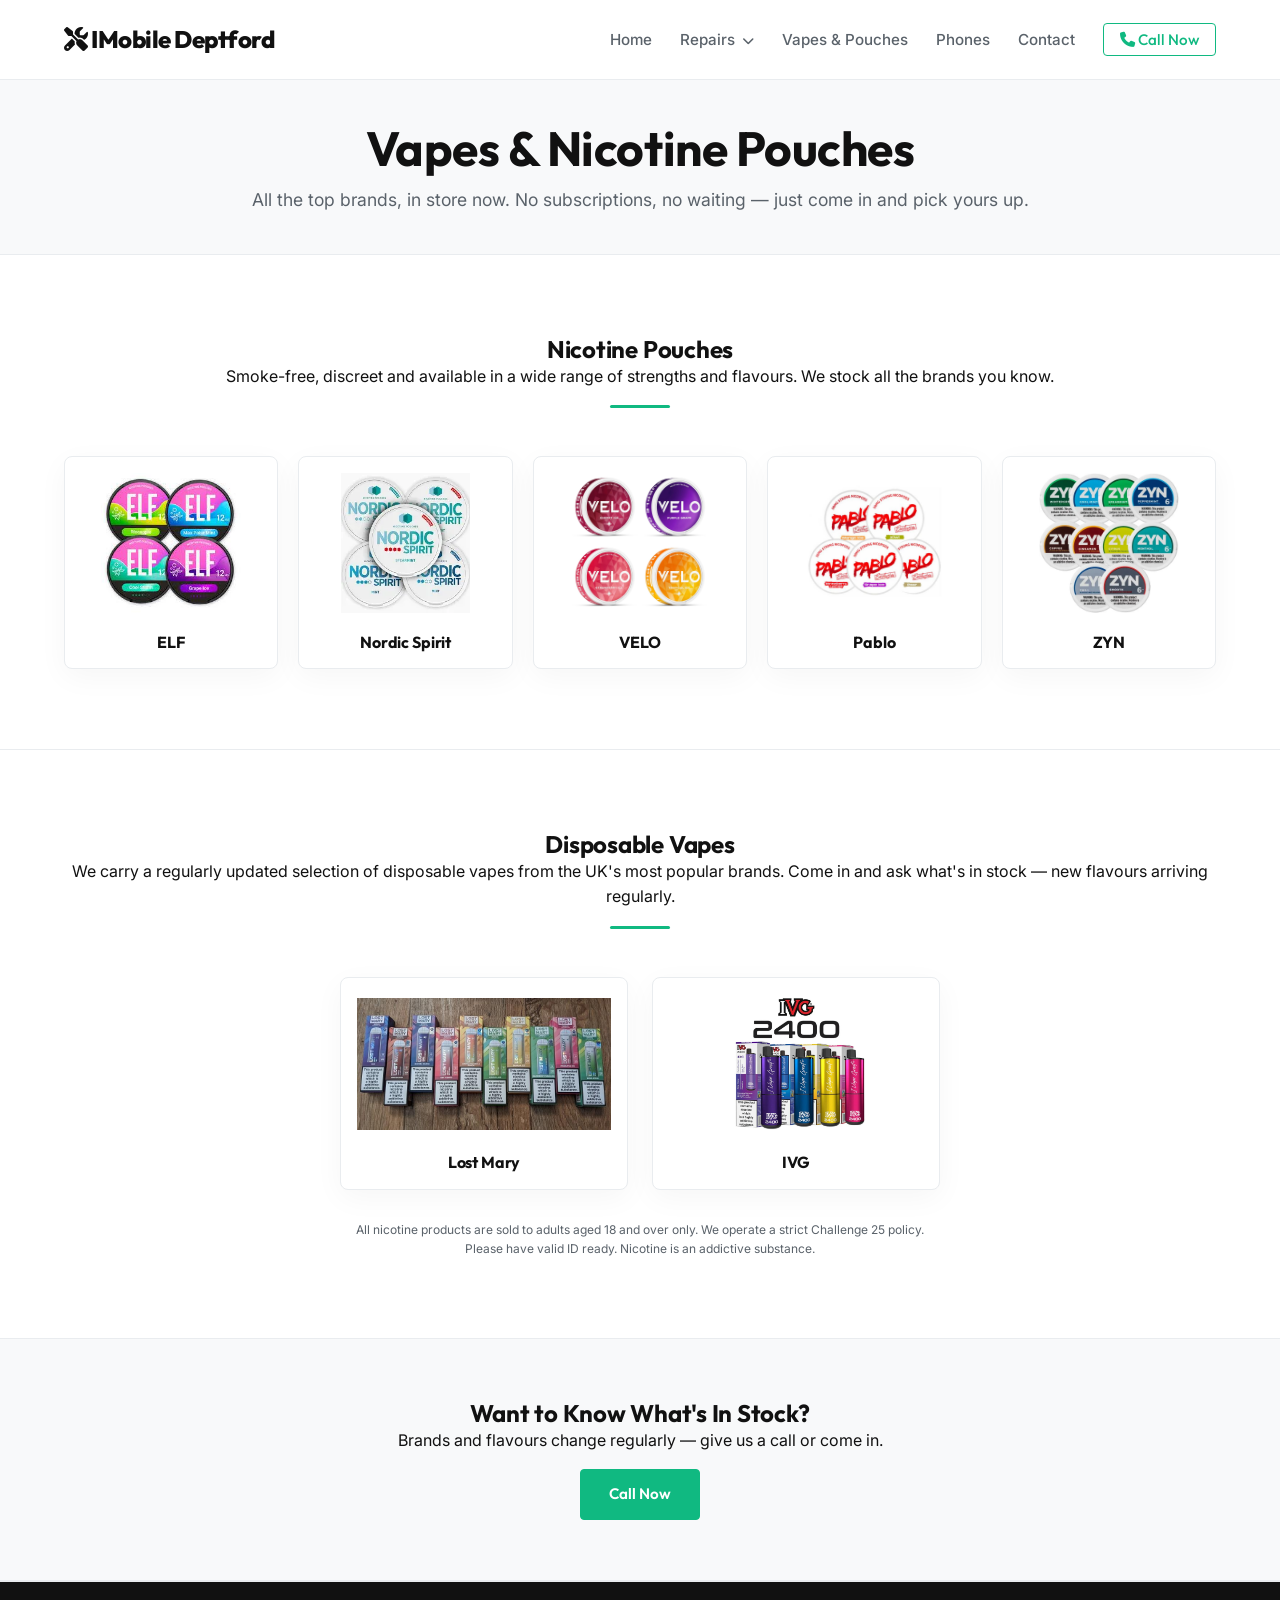
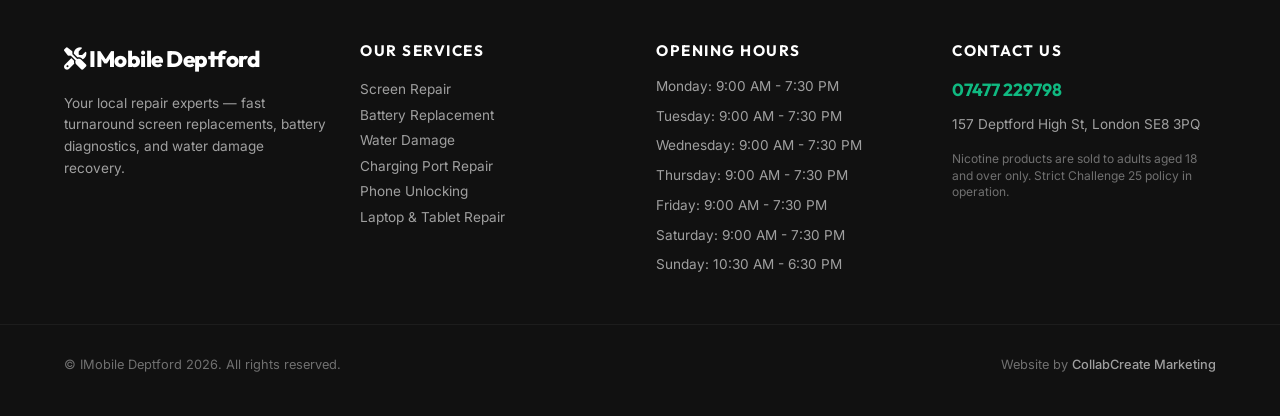
<file: vapes-pouches.html>
<!DOCTYPE html>
<html lang="en">
<head>
    <meta charset="UTF-8">
    <meta name="viewport" content="width=device-width, initial-scale=1.0">
    <title>Vapes & Pouches | IMobile Deptford Products</title>
    <link rel="stylesheet" href="styles.css">
    <link href="https://fonts.googleapis.com/css2?family=Inter:wght@300;400;500;600;700&family=Outfit:wght@400;500;600;700;800&display=swap" rel="stylesheet">
    <link rel="stylesheet" href="https://cdnjs.cloudflare.com/ajax/libs/font-awesome/6.4.0/css/all.min.css">
    
    <!-- Open Graph Metadata -->
    <meta property="og:title" content="Vapes & Pouches | IMobile Deptford Products">
    <meta property="og:description" content="Fast, premium screen repairs, battery replacements, water damage recovery, vapes, pouches, and refurbished phones in Deptford, London.">
    <meta property="og:image" content="https://mowleed2000.github.io/Imobile-deptford/storefront.webp">
    <meta property="og:url" content="https://mowleed2000.github.io/Imobile-deptford/vapes-pouches.html">
    <meta property="og:type" content="website">

    <!-- Microsoft Clarity Tracking Code -->
    <script type="text/javascript">
        (function(c,l,a,r,i,t,y){
            c[a]=c[a]||function(){(c[a].q=c[a].q||[]).push(arguments)};
            t=l.createElement(r);t.async=1;t.src="https://www.clarity.ms/tag/"+i;
            y=l.getElementsByTagName(r)[0];y.parentNode.insertBefore(t,y);
        })(window, document, "clarity", "script", "x1smlah9oa");
    </script>
</head>
<body>

    <nav class="navbar">
        <div class="container nav-container">
            <a href="index.html" class="logo"><i class="fa-solid fa-screwdriver-wrench"></i> IMobile Deptford</a>
            <ul class="nav-links" id="navLinks">
                <li><a href="index.html">Home</a></li>
                <li class="dropdown">
                    <a href="#" class="dropdown-trigger">Repairs <i class="fa-solid fa-chevron-down" style="font-size:0.75rem; margin-left:3px;"></i></a>
                    <ul class="dropdown-menu">
                        <li><a href="screen-repair.html">Screen Repair</a></li>
                        <li><a href="battery-replacement.html">Battery Replacement</a></li>
                        <li><a href="water-damage.html">Water Damage</a></li>
                        <li><a href="charging-port.html">Charging Port Repair</a></li>
                        <li><a href="phone-unlocking.html">Phone Unlocking</a></li>
                        <li><a href="laptop-tablet.html">Laptop &amp; Tablet Repair</a></li>
                    </ul>
                </li>
                <li><a href="vapes-pouches.html">Vapes &amp; Pouches</a></li>
                <li><a href="phones-in-store.html">Phones</a></li>
                <li><a href="contact.html">Contact</a></li>
                
                <li><a href="tel:07477229798" class="btn-nav-cta"><i class="fa-solid fa-phone"></i> Call Now</a></li>
            </ul>
            <div class="hamburger" id="hamburger"><i class="fa-solid fa-bars"></i></div>
        </div>
    </nav>

    <!-- Page Hero -->
    <section class="page-hero text-center reveal">
        <div class="container">
            <h1>Vapes &amp; Nicotine Pouches</h1>
            <p>All the top brands, in store now. No subscriptions, no waiting — just come in and pick yours up.</p>
        </div>
    </section>

    <!-- Nicotine Pouches Section -->
    <section class="pouches-section">
        <div class="container">
            <div class="section-header text-center reveal">
                <h2>Nicotine Pouches</h2>
                <p>Smoke-free, discreet and available in a wide range of strengths and flavours. We stock all the brands you know.</p>
                <div class="accent-divider"></div>
            </div>
            
            <div class="pouches-grid reveal">
                <div class="brand-card">
                    <img src="Elf reuse.jpg" alt="ELF Nicotine Pouches">
                    <h3>ELF</h3>
                </div>
                <div class="brand-card">
                    <img src="Nordic Reuse.webp" alt="Nordic Spirit">
                    <h3>Nordic Spirit</h3>
                </div>
                <div class="brand-card">
                    <img src="Velo reuse.jpg" alt="VELO">
                    <h3>VELO</h3>
                </div>
                <div class="brand-card">
                    <img src="Pablo reuse.jpg" alt="Pablo">
                    <h3>Pablo</h3>
                </div>
                <div class="brand-card">
                    <img src="ZYN Pouches Reuse.webp" alt="ZYN">
                    <h3>ZYN</h3>
                </div>
            </div>
        </div>
    </section>

    <!-- Vapes Section -->
    <section class="vapes-section">
        <div class="container">
            <div class="section-header text-center reveal">
                <h2>Disposable Vapes</h2>
                <p>We carry a regularly updated selection of disposable vapes from the UK's most popular brands. Come in and ask what's in stock — new flavours arriving regularly.</p>
                <div class="accent-divider"></div>
            </div>
            
            <div class="vapes-grid-two reveal">
                <div class="brand-card-two">
                    <img src="Lost Mary reuse.jpg" alt="Lost Mary Vapes">
                    <h3>Lost Mary</h3>
                </div>
                <div class="brand-card-two">
                    <img src="IVG Reuse 1.jpg" alt="IVG Vapes">
                    <h3>IVG</h3>
                </div>
            </div>
            
            <p class="disclaimer-text text-center reveal" style="max-width: 600px; margin: 30px auto 0;">All nicotine products are sold to adults aged 18 and over only. We operate a strict Challenge 25 policy. Please have valid ID ready. Nicotine is an addictive substance.</p>
        </div>
    </section>

    <!-- CTA Section -->
    <section class="vapes-cta text-center reveal">
        <div class="container">
            <h2>Want to Know What's In Stock?</h2>
            <p>Brands and flavours change regularly — give us a call or come in.</p>
            <a href="tel:07477229798" class="btn btn-primary" style="margin-top: 16px;">Call Now</a>
        </div>
    </section>

    <!-- Lightbox Modal -->
    <div id="lightboxModal" class="lightbox">
        <span class="lightbox-close" onclick="closeLightbox()">&times;</span>
        <img class="lightbox-content" id="lightboxImg">
        <div id="lightboxCaption" class="lightbox-caption"></div>
    </div>

    <footer class="footer">
        <div class="container footer-grid">
            <div class="footer-brand">
                <a href="index.html" class="footer-logo"><i class="fa-solid fa-screwdriver-wrench"></i> IMobile Deptford</a>
                <p style="margin-top: 15px; font-size: 0.85rem; line-height: 1.6; color: rgba(255, 255, 255, 0.6);">Your local repair experts — fast turnaround screen replacements, battery diagnostics, and water damage recovery.</p>
                
            </div>
            <div class="footer-links">
                <h4>Our Services</h4>
                <p><a href="screen-repair.html">Screen Repair</a></p>
                <p><a href="battery-replacement.html">Battery Replacement</a></p>
                <p><a href="water-damage.html">Water Damage</a></p>
                <p><a href="charging-port.html">Charging Port Repair</a></p>
                <p><a href="phone-unlocking.html">Phone Unlocking</a></p>
                <p><a href="laptop-tablet.html">Laptop &amp; Tablet Repair</a></p>
            </div>
            <div class="footer-hours">
                <h4>Opening Hours</h4>
                <ul>
                    <li>Monday: 9:00 AM - 7:30 PM</li><li>Tuesday: 9:00 AM - 7:30 PM</li><li>Wednesday: 9:00 AM - 7:30 PM</li><li>Thursday: 9:00 AM - 7:30 PM</li><li>Friday: 9:00 AM - 7:30 PM</li><li>Saturday: 9:00 AM - 7:30 PM</li><li>Sunday: 10:30 AM - 6:30 PM</li>
                </ul>
            </div>
            <div class="footer-contact">
                <h4>Contact Us</h4>
                <p class="phone-num"><a href="tel:07477229798">07477 229798</a></p>
                <p style="margin-top: 10px; font-size: 0.85rem; color: rgba(255, 255, 255, 0.6);">157 Deptford High St, London SE8 3PQ</p>
                <p style="margin-top: 15px; font-size: 0.75rem; color: rgba(255, 255, 255, 0.4); line-height: 1.4;">
                    Nicotine products are sold to adults aged 18 and over only. Strict Challenge 25 policy in operation.
                </p>
            </div>
        </div>
        <div class="footer-bottom">
            <div class="container" style="display: flex; justify-content: space-between; flex-wrap: wrap; gap: 10px; width: 100%;">
                <p>&copy; IMobile Deptford 2026. All rights reserved.</p>
                <p class="agency-credit">Website by <a href="https://collabcreate.co.uk" target="_blank">CollabCreate Marketing</a></p>
            </div>
        </div>
    </footer>
    <script src="script.js"></script>
</body>
</html>
</file>
<file: styles.css>
/* CCM Tech Repair Site Stylesheet */
:root {
    --bg-main: #ffffff;
    --bg-card: #ffffff;
    --bg-alternate: #f8f9fa;
    --text-main: #111111;
    --text-muted: #5a626a;
    --border-color: #e9ecef;
    --primary: #10b981;
    --primary-hover: #059669;
    --primary-glow: rgba(16, 185, 129, 0.15);
    --shadow: 0 8px 30px rgba(0, 0, 0, 0.04);
    --font-sans: 'Inter', sans-serif;
    --font-heading: 'Outfit', sans-serif;
    --nav-height: 80px;
}

/* Global Reset */
* {
    margin: 0;
    padding: 0;
    box-sizing: border-box;
}

html, body {
    width: 100%;
    overflow-x: hidden;
    background-color: var(--bg-main);
    color: var(--text-main);
    font-family: var(--font-sans);
    line-height: 1.6;
    scroll-behavior: smooth;
}

/* Layout Utilities */
.container {
    max-width: 1200px;
    margin: 0 auto;
    padding: 0 24px;
    width: 100%;
}

.text-center {
    text-align: center;
}

.primary-text {
    color: var(--primary);
}

.accent-divider {
    width: 60px;
    height: 3px;
    background-color: var(--primary);
    margin: 16px auto 0;
    border-radius: 2px;
}

.section-subtitle {
    display: inline-block;
    font-family: var(--font-heading);
    font-size: 0.8rem;
    font-weight: 700;
    text-transform: uppercase;
    letter-spacing: 3px;
    color: var(--primary);
    margin-bottom: 12px;
}

/* Typography */
h1, h2, h3, h4 {
    font-family: var(--font-heading);
    font-weight: 700;
    letter-spacing: -0.01em;
    line-height: 1.2;
}

/* Scroll Animations */
.reveal {
    opacity: 0;
    transform: translateY(30px);
    transition: all 0.8s cubic-bezier(0.16, 1, 0.3, 1);
}

.reveal.active {
    opacity: 1;
    transform: translateY(0);
}

/* Buttons */
.btn {
    display: inline-flex;
    align-items: center;
    justify-content: center;
    gap: 10px;
    padding: 12px 28px;
    font-family: var(--font-heading);
    font-size: 0.95rem;
    font-weight: 600;
    text-decoration: none;
    border-radius: 4px;
    transition: all 0.3s ease;
    cursor: pointer;
    border: none;
}

.btn-primary {
    background-color: var(--primary);
    color: #ffffff;
    border: 1px solid var(--primary);
}

.btn-primary:hover {
    background-color: var(--primary-hover);
    border-color: var(--primary-hover);
    transform: translateY(-2px);
    box-shadow: 0 8px 20px var(--primary-glow);
}

.btn-outline {
    background-color: transparent;
    color: var(--text-main);
    border: 1px solid var(--border-color);
}

.btn-outline:hover {
    background-color: var(--bg-alternate);
    border-color: var(--primary);
    color: var(--primary);
    transform: translateY(-2px);
}

/* Navigation Bar */
.navbar {
    position: fixed;
    top: 0;
    left: 0;
    width: 100%;
    height: var(--nav-height);
    background-color: rgba(255, 255, 255, 0.95);
    backdrop-filter: blur(8px);
    -webkit-backdrop-filter: blur(8px);
    border-bottom: 1px solid var(--border-color);
    z-index: 1000;
    display: flex;
    align-items: center;
}

.nav-container {
    display: flex;
    justify-content: space-between;
    align-items: center;
}

.logo {
    font-family: var(--font-heading);
    font-size: 1.5rem;
    font-weight: 800;
    color: var(--text-main);
    text-decoration: none;
    letter-spacing: -0.5px;
}

.nav-links {
    display: flex;
    align-items: center;
    list-style: none;
    gap: 28px;
}

.nav-links a {
    color: var(--text-muted);
    text-decoration: none;
    font-size: 0.95rem;
    font-weight: 500;
    transition: color 0.3s ease;
}

.nav-links a:hover {
    color: var(--text-main);
}

.btn-nav-cta {
    background-color: transparent;
    color: var(--primary) !important;
    border: 1px solid var(--primary);
    padding: 6px 16px;
    border-radius: 4px;
    font-family: var(--font-heading);
    font-size: 0.85rem;
    font-weight: 600;
    transition: all 0.3s ease;
}

.btn-nav-cta:hover {
    background-color: var(--primary);
    color: #ffffff !important;
}

.hamburger {
    display: none;
    color: var(--text-main);
    font-size: 1.4rem;
    cursor: pointer;
}

/* Dropdown Menu */
.dropdown {
    position: relative;
}

.dropdown-menu {
    display: none;
    position: absolute;
    top: 100%;
    left: 0;
    background-color: var(--bg-card);
    border: 1px solid var(--border-color);
    box-shadow: var(--shadow);
    list-style: none;
    min-width: 220px;
    border-radius: 4px;
    padding: 10px 0;
    z-index: 100;
}

.dropdown-menu li a {
    display: block;
    padding: 10px 20px;
    color: var(--text-main);
    font-size: 0.9rem;
    text-transform: none;
    letter-spacing: normal;
}

.dropdown-menu li a:hover {
    background-color: var(--bg-alternate);
    color: var(--primary);
}

.dropdown:hover .dropdown-menu {
    display: block;
}

/* Hero Section */
.hero {
    padding: calc(var(--nav-height) + 60px) 0 80px;
    background-size: cover;
    background-position: center;
    position: relative;
}

.hero-grid {
    display: grid;
    grid-template-columns: 1.1fr 0.9fr;
    gap: 48px;
    align-items: center;
}

.hero-content .eyebrow {
    font-family: var(--font-heading);
    color: var(--primary);
    font-size: 0.8rem;
    font-weight: 700;
    text-transform: uppercase;
    letter-spacing: 3px;
    margin-bottom: 20px;
    display: block;
}

.hero h1 {
    font-size: 3.8rem;
    margin-bottom: 20px;
    color: var(--text-main);
}

.hero-tagline {
    font-size: 1.15rem;
    color: var(--text-muted);
    margin-bottom: 32px;
}

.hero-btns {
    display: flex;
    gap: 16px;
    margin-bottom: 32px;
}

.walk-ins-tag {
    display: flex;
    flex-wrap: wrap;
    gap: 12px;
}

.badge {
    display: inline-flex;
    align-items: center;
    gap: 6px;
    background-color: var(--bg-alternate);
    border: 1px solid var(--border-color);
    color: var(--text-muted);
    padding: 6px 12px;
    border-radius: 4px;
    font-size: 0.8rem;
    font-weight: 600;
}

.badge i {
    color: var(--primary);
}

.hero-image-wrapper {
    position: relative;
    width: 100%;
}

.hero-image-frame {
    position: relative;
    border: 1px solid var(--border-color);
    padding: 10px;
    border-radius: 8px;
    background-color: var(--bg-card);
    box-shadow: var(--shadow);
    cursor: pointer;
    overflow: hidden;
}

.hero-image {
    width: 100%;
    border-radius: 4px;
    display: block;
    object-fit: cover;
    aspect-ratio: 4/5;
    transition: transform 0.5s ease;
}

.hero-image-frame:hover .hero-image {
    transform: scale(1.02);
}

.frame-overlay {
    position: absolute;
    top: 10px;
    left: 10px;
    right: 10px;
    bottom: 10px;
    background-color: rgba(17, 17, 17, 0.85);
    display: flex;
    flex-direction: column;
    align-items: center;
    justify-content: center;
    gap: 10px;
    color: #ffffff;
    opacity: 0;
    transition: opacity 0.3s ease;
    border-radius: 4px;
}

.hero-image-frame:hover .frame-overlay {
    opacity: 1;
}

.frame-overlay i {
    font-size: 1.8rem;
    color: var(--primary);
}

.frame-overlay span {
    font-family: var(--font-heading);
    font-size: 0.8rem;
    font-weight: 600;
    text-transform: uppercase;
    letter-spacing: 1.5px;
}

/* Services Grid on Home */
.services {
    padding: 80px 0;
    background-color: var(--bg-alternate);
    border-top: 1px solid var(--border-color);
    border-bottom: 1px solid var(--border-color);
}

.services .section-header {
    margin-bottom: 48px;
}

.services .subheading {
    color: var(--text-muted);
    font-size: 1.05rem;
    margin-top: 8px;
}

.services-grid {
    display: grid;
    grid-template-columns: repeat(3, 1fr);
    gap: 24px;
}

.service-card-link {
    text-decoration: none;
}

.service-card {
    height: 280px;
    border-radius: 8px;
    background-size: cover;
    background-position: center;
    position: relative;
    overflow: hidden;
    display: flex;
    align-items: flex-end;
    transition: transform 0.3s ease, box-shadow 0.3s ease;
}

.service-card:hover {
    transform: translateY(-4px);
    box-shadow: 0 12px 30px rgba(0, 0, 0, 0.15);
}

.card-content {
    padding: 24px;
    color: #ffffff;
    width: 100%;
    z-index: 2;
}

.service-card h3 {
    font-size: 1.4rem;
    margin-bottom: 6px;
    color: #ffffff;
}

.service-card p {
    font-size: 0.85rem;
    color: rgba(255, 255, 255, 0.8);
    margin-bottom: 12px;
}

.learn-more {
    font-family: var(--font-heading);
    font-size: 0.85rem;
    font-weight: 600;
    color: var(--primary);
}

/* Why Us Section */
.why-us {
    padding: 80px 0;
}

.why-us-grid {
    display: grid;
    grid-template-columns: repeat(3, 1fr);
    gap: 32px;
    margin-top: 48px;
}

.why-card {
    background-color: var(--bg-card);
    border: 1px solid var(--border-color);
    border-radius: 8px;
    padding: 32px;
    box-shadow: var(--shadow);
}

.why-icon {
    font-size: 2.2rem;
    color: var(--primary);
    margin-bottom: 20px;
}

.why-card h3 {
    font-size: 1.25rem;
    margin-bottom: 12px;
}

.why-card p {
    color: var(--text-muted);
    font-size: 0.9rem;
}

/* Vapes Teaser */
.vapes-teaser {
    padding: 80px 0;
    background-color: var(--bg-alternate);
    border-top: 1px solid var(--border-color);
    border-bottom: 1px solid var(--border-color);
}

.vapes-teaser-grid {
    display: grid;
    grid-template-columns: 1.1fr 0.9fr;
    gap: 48px;
    align-items: center;
}

.vapes-teaser-content h2 {
    font-size: 2.5rem;
    margin-bottom: 16px;
}

.vapes-teaser-content p {
    color: var(--text-muted);
    margin-bottom: 24px;
    font-size: 1.05rem;
}

.disclaimer-text {
    font-size: 0.75rem;
    color: var(--text-muted);
    margin-top: 16px;
}

.vape-brand-anchors {
    display: flex;
    justify-content: center;
    gap: 20px;
}

.teaser-brand-img {
    width: 45%;
    max-width: 180px;
    border-radius: 8px;
    border: 1px solid var(--border-color);
    box-shadow: var(--shadow);
}

/* Phones Teaser */
.phones-teaser {
    padding: 80px 0;
}

.phones-teaser-grid {
    display: grid;
    grid-template-columns: 1fr 1fr;
    gap: 48px;
    align-items: center;
}

.phones-teaser-content h2 {
    font-size: 2.5rem;
    margin-bottom: 16px;
}

.phones-teaser-content p {
    color: var(--text-muted);
    margin-bottom: 24px;
    font-size: 1.05rem;
}

.phone-anchors-grid {
    display: grid;
    grid-template-columns: repeat(3, 1fr);
    gap: 16px;
}

.phone-item-card {
    text-align: center;
    background-color: var(--bg-alternate);
    border: 1px solid var(--border-color);
    padding: 16px;
    border-radius: 8px;
}

.phone-item-card img {
    width: 100%;
    height: auto;
    max-height: 120px;
    object-fit: contain;
    margin-bottom: 10px;
}

.phone-item-card span {
    font-family: var(--font-heading);
    font-size: 0.8rem;
    font-weight: 600;
}

/* Reviews on Home */
.reviews {
    padding: 80px 0;
    background-color: var(--bg-alternate);
    border-top: 1px solid var(--border-color);
    border-bottom: 1px solid var(--border-color);
}

.reviews-grid {
    display: grid;
    grid-template-columns: repeat(3, 1fr);
    gap: 24px;
    margin-top: 40px;
}

.review-card {
    background-color: var(--bg-card);
    border: 1px solid var(--border-color);
    padding: 32px;
    border-radius: 6px;
    box-shadow: var(--shadow);
    display: flex;
    flex-direction: column;
    justify-content: space-between;
}

.review-card .review-text {
    font-style: italic;
    font-size: 0.95rem;
    color: var(--text-muted);
    margin-bottom: 20px;
}

.review-author {
    font-family: var(--font-heading);
    font-weight: 600;
    font-size: 0.85rem;
    display: flex;
    justify-content: space-between;
    align-items: center;
}

.stars {
    color: #ffb400;
    font-size: 0.8rem;
}

/* Final CTA */
.final-cta {
    padding: 100px 0;
    background-size: cover;
    background-position: center;
    color: #ffffff;
}

.final-cta h2 {
    font-size: 3rem;
    margin-bottom: 16px;
    color: #ffffff;
}

.final-cta p {
    font-size: 1.15rem;
    color: rgba(255, 255, 255, 0.85);
    margin-bottom: 30px;
}

.btn-large {
    padding: 14px 40px;
    font-size: 1.1rem;
}

/* Service Page Styling */
.service-hero {
    padding: 120px 0 80px;
    background-size: cover;
    background-position: center;
    color: #ffffff;
}

.phone-unlock-hero {
    background-size: contain !important;
    background-repeat: no-repeat !important;
    background-position: right 10% center !important;
    background-color: #0a0a0a !important;
}

.service-hero h1 {
    font-size: 3.5rem;
    color: #ffffff;
    margin-bottom: 16px;
    text-shadow: 0 2px 10px rgba(0, 0, 0, 0.85), 0 1px 3px rgba(0, 0, 0, 0.9);
}

.service-hero p {
    font-size: 1.2rem;
    color: rgba(255, 255, 255, 0.85);
    margin-bottom: 28px;
    text-shadow: 0 2px 10px rgba(0, 0, 0, 0.85), 0 1px 3px rgba(0, 0, 0, 0.9);
}

.details-grid {
    display: grid;
    grid-template-columns: 1.05fr 0.95fr;
    gap: 64px;
    align-items: center;
}

.service-details {
    padding: 80px 0;
}

.details-text h2 {
    font-size: 2.2rem;
    margin-bottom: 20px;
}

.details-text p {
    color: var(--text-muted);
    font-size: 1.05rem;
    margin-bottom: 24px;
}

.symptoms-box {
    background-color: var(--bg-alternate);
    border: 1px solid var(--border-color);
    padding: 24px;
    border-radius: 6px;
}

.symptoms-box h3 {
    font-size: 1.15rem;
    margin-bottom: 16px;
}

.symptoms-list {
    list-style: none;
    display: flex;
    flex-direction: column;
    gap: 12px;
}

.symptoms-list li {
    font-size: 0.95rem;
    color: var(--text-muted);
    display: flex;
    align-items: center;
    gap: 10px;
}

.symptoms-list li i {
    color: var(--primary);
}

.in-process-img {
    width: 100%;
    border-radius: 8px;
    border: 1px solid var(--border-color);
    box-shadow: var(--shadow);
}

.service-gallery {
    padding: 60px 0;
    background-color: var(--bg-alternate);
    border-top: 1px solid var(--border-color);
    border-bottom: 1px solid var(--border-color);
}

.gallery-row {
    display: grid;
    grid-template-columns: repeat(auto-fit, minmax(250px, 1fr));
    gap: 20px;
    margin-top: 40px;
}

.gallery-item-wrapper {
    background-color: var(--bg-card);
    border: 1px solid var(--border-color);
    border-radius: 6px;
    padding: 8px;
    cursor: pointer;
    text-align: center;
    box-shadow: var(--shadow);
}

.gallery-item-wrapper img {
    width: 100%;
    height: 180px;
    object-fit: cover;
    border-radius: 4px;
    margin-bottom: 8px;
}

.gallery-item-wrapper span {
    font-family: var(--font-heading);
    font-size: 0.85rem;
    font-weight: 600;
}

/* Battery gallery containment (Checklist Issue 6) */
.battery-gallery .gallery-item-wrapper img {
    object-fit: contain !important;
    background-color: var(--bg-alternate);
}

.service-cta {
    padding: 80px 0;
}

.service-cta h2 {
    font-size: 2.2rem;
    margin-bottom: 12px;
}

.service-cta p {
    color: var(--text-muted);
    margin-bottom: 24px;
}

.related-services {
    padding: 80px 0;
    background-color: var(--bg-alternate);
    border-top: 1px solid var(--border-color);
}

.related-grid {
    display: grid;
    grid-template-columns: repeat(3, 1fr);
    gap: 24px;
    margin-top: 40px;
}

.related-card {
    background-color: var(--bg-card);
    border: 1px solid var(--border-color);
    padding: 28px;
    border-radius: 6px;
    box-shadow: var(--shadow);
}

.related-card h3 {
    font-size: 1.2rem;
    margin-bottom: 10px;
}

.related-card p {
    font-size: 0.85rem;
    color: var(--text-muted);
    margin-bottom: 16px;
}

/* Page Hero Template */
.page-hero {
    padding: calc(var(--nav-height) + 40px) 0 40px;
    border-bottom: 1px solid var(--border-color);
    background-color: var(--bg-alternate);
}

.page-hero h1 {
    font-size: 3rem;
    margin-bottom: 8px;
}

.page-hero p {
    font-size: 1.1rem;
    color: var(--text-muted);
}

/* Vapes Page Specific */
.pouches-section, .vapes-section {
    padding: 80px 0;
}

.pouches-section {
    border-bottom: 1px solid var(--border-color);
}

.pouches-grid {
    display: flex;
    flex-wrap: wrap;
    justify-content: center;
    gap: 20px;
    margin-top: 48px;
}

.brand-card {
    flex: 1 1 calc(20% - 16px);
    min-width: 180px;
    max-width: 220px;
}

.vapes-grid-two {
    display: grid;
    grid-template-columns: repeat(2, 1fr);
    gap: 24px;
    max-width: 600px;
    margin: 48px auto 0;
}

.brand-card, .brand-card-two {
    background-color: var(--bg-card);
    border: 1px solid var(--border-color);
    padding: 16px;
    border-radius: 8px;
    text-align: center;
    box-shadow: var(--shadow);
}

.brand-card img, .brand-card-two img {
    width: 100%;
    height: 140px;
    object-fit: contain;
    margin-bottom: 12px;
}

.brand-card h3, .brand-card-two h3 {
    font-size: 1rem;
    font-family: var(--font-heading);
    font-weight: 700;
}

.vapes-cta, .phones-cta, .contact-cta {
    padding: 60px 0;
    background-color: var(--bg-alternate);
    border-top: 1px solid var(--border-color);
    border-bottom: 1px solid var(--border-color);
}

/* Refurbished Phones Page */
.phones-section {
    padding: 80px 0;
}

.intro-paragraph {
    max-width: 700px;
    margin: 0 auto 48px;
    font-size: 1.05rem;
    color: var(--text-muted);
}

.phones-grid {
    display: grid;
    grid-template-columns: repeat(3, 1fr);
    gap: 24px;
}

.phone-product-card {
    background-color: var(--bg-card);
    border: 1px solid var(--border-color);
    padding: 24px;
    border-radius: 8px;
    text-align: center;
    box-shadow: var(--shadow);
}

.phone-product-card img {
    width: 100%;
    height: 180px;
    object-fit: contain;
    margin-bottom: 16px;
}

.phone-product-card h3 {
    font-size: 1.15rem;
    margin-bottom: 8px;
}

.avail-badge {
    display: inline-block;
    font-family: var(--font-heading);
    font-size: 0.75rem;
    font-weight: 700;
    color: var(--primary);
    background-color: var(--primary-glow);
    padding: 4px 12px;
    border-radius: 20px;
}

/* Contact Page Specific */
.contact-details-section {
    padding: 80px 0;
}

.contact-grid-page {
    display: grid;
    grid-template-columns: 1fr 1fr;
    gap: 64px;
    align-items: center;
}

.contact-left-info h2 {
    font-size: 2.5rem;
    margin-bottom: 12px;
}

.phone-large {
    font-family: var(--font-heading);
    font-size: 1.6rem;
    font-weight: 700;
    margin-bottom: 30px;
}

.phone-large a {
    color: var(--primary);
    text-decoration: none;
}

.hours-box h3 {
    font-size: 1.15rem;
    margin-bottom: 16px;
}

.contact-hours-table {
    width: 100%;
    border-collapse: collapse;
}

.contact-hours-table tr {
    border-bottom: 1px solid var(--border-color);
}

.contact-hours-table tr:last-child {
    border-bottom: none;
}

.contact-hours-table td {
    padding: 10px 0;
    font-size: 0.95rem;
    color: var(--text-muted);
}

.contact-hours-table td:last-child {
    text-align: right;
    font-weight: 600;
    color: var(--text-main);
}

.exterior-img-container {
    width: 100%;
}

.exterior-img-style {
    width: 100%;
    max-height: 400px;
    object-fit: contain;
    border-radius: 8px;
    border: 1px solid var(--border-color);
    box-shadow: var(--shadow);
    margin: 0 auto;
    display: block;
}

.map-section {
    padding: 60px 0;
    background-color: var(--bg-alternate);
    border-top: 1px solid var(--border-color);
    border-bottom: 1px solid var(--border-color);
}

.contact-map-wrapper iframe {
    display: block;
    box-shadow: var(--shadow);
    border: 1px solid var(--border-color) !important;
    margin-top: 40px;
}

/* Footer Styling */
.footer {
    padding: 60px 0 40px;
    background-color: #111111;
    color: #ffffff;
    border-top: 1px solid var(--border-color);
}

.footer-grid {
    display: grid;
    grid-template-columns: repeat(4, 1fr);
    gap: 32px;
}

.footer-brand p {
    font-size: 0.85rem;
    color: rgba(255, 255, 255, 0.6);
    margin-top: 12px;
}

.footer-logo {
    font-family: var(--font-heading);
    font-size: 1.4rem;
    font-weight: 800;
    color: #ffffff;
    text-decoration: none;
    letter-spacing: -0.5px;
}

.footer-logo .primary-text {
    color: var(--primary);
}

.footer-links h4, .footer-hours h4, .footer-contact h4 {
    font-size: 0.95rem;
    font-family: var(--font-heading);
    text-transform: uppercase;
    letter-spacing: 1.5px;
    color: #ffffff;
    margin-bottom: 16px;
}

.footer-links p a {
    color: rgba(255, 255, 255, 0.6);
    text-decoration: none;
    font-size: 0.85rem;
    transition: color 0.3s ease;
}

.footer-links p a:hover {
    color: var(--primary);
}

.footer-hours ul {
    list-style: none;
    display: flex;
    flex-direction: column;
    gap: 8px;
    font-size: 0.85rem;
    color: rgba(255, 255, 255, 0.6);
}

.footer-contact p {
    font-size: 0.85rem;
    color: rgba(255, 255, 255, 0.6);
    margin-bottom: 6px;
}

.footer-contact p.phone-num a {
    font-family: var(--font-heading);
    font-weight: 700;
    color: var(--primary);
    font-size: 1.1rem;
    text-decoration: none;
}

.footer-bottom {
    display: flex;
    justify-content: space-between;
    align-items: center;
    border-top: 1px solid rgba(255, 255, 255, 0.05);
    padding-top: 30px;
    margin-top: 48px;
    color: rgba(255, 255, 255, 0.4);
    font-size: 0.8rem;
    flex-wrap: wrap;
    gap: 16px;
}

.agency-credit a {
    color: rgba(255, 255, 255, 0.6);
    text-decoration: none;
    font-weight: 500;
}

.agency-credit a:hover {
    color: var(--primary);
}

/* Lightbox Modal */
.lightbox {
    display: none;
    position: fixed;
    z-index: 2000;
    left: 0;
    top: 0;
    width: 100%;
    height: 100%;
    background-color: rgba(17, 17, 17, 0.95);
    align-items: center;
    justify-content: center;
    flex-direction: column;
}

.lightbox.active {
    display: flex;
    width: 100% !important;
}

.lightbox-content {
    margin: auto;
    display: block;
    max-width: 90%;
    max-height: 80vh;
    border-radius: 8px;
    border: 1px solid var(--border-color);
}

.lightbox-caption {
    margin: 15px auto;
    width: 80%;
    text-align: center;
    color: var(--primary);
    font-family: var(--font-heading);
    font-weight: 600;
    font-size: 1.2rem;
}

.lightbox-close {
    position: absolute;
    top: 24px;
    right: 32px;
    color: #ffffff;
    font-size: 2.5rem;
    font-weight: bold;
    cursor: pointer;
}

.lightbox-close:hover {
    color: var(--primary);
}

/* Responsive Rules (Mobile Optimization Checklist - Issue 3, 5) */
@media (max-width: 992px) {
    h1 { font-size: 2.8rem !important; }
    h2 { font-size: 1.8rem !important; }
    .hero-grid { grid-template-columns: 1fr; text-align: center; }
    .hero-btns { justify-content: center; }
    .walk-ins-tag { justify-content: center; }
    .hero-image-wrapper { max-width: 450px; margin: 0 auto; }
    .services-grid { grid-template-columns: 1fr; }
    .why-us-grid { grid-template-columns: 1fr; gap: 20px; }
    .vapes-teaser-grid, .phones-teaser-grid, .contact-grid-page, .details-grid { grid-template-columns: 1fr; text-align: center; }
    .vape-brand-anchors { justify-content: center; }
    .phone-anchors-grid { max-width: 500px; margin: 0 auto; }
    .reviews-grid, .related-grid, .phones-grid { grid-template-columns: 1fr; }
    .footer-grid { grid-template-columns: repeat(2, 1fr); }
    .brand-card { flex: 1 1 calc(33.33% - 16px); min-width: 180px; max-width: 220px; }
    .exterior-img-style { max-height: 300px; }
}

@media (max-width: 768px) {
    .service-hero h1 { font-size: 2.2rem !important; }
    .page-hero h1 { font-size: 2.2rem !important; }
    .container { padding: 0 20px !important; }
    .hamburger { display: block; }
    .nav-links {
        display: none;
        flex-direction: column;
        position: absolute;
        top: var(--nav-height);
        left: 0;
        right: 0;
        width: 100% !important;
        box-sizing: border-box;
        background-color: rgba(255, 255, 255, 0.98);
        border-bottom: 1px solid var(--border-color);
        padding: 30px;
        gap: 20px;
        align-items: center;
        box-shadow: var(--shadow);
    }
    .nav-links.active { display: flex; }
    .dropdown-menu { 
        position: static; 
        box-shadow: none; 
        border: none; 
        text-align: center; 
        display: none; 
        padding: 10px 0; 
        width: 100%;
        background-color: var(--bg-alternate);
        border-radius: 6px;
    }
    .dropdown {
        width: 100%;
        text-align: center;
    }
    .dropdown-trigger {
        display: block;
        width: 100%;
        text-align: center;
    }
    .dropdown-menu.active {
        display: block !important;
    }
    .dropdown-menu li {
        width: 100%;
        text-align: center;
    }
    .dropdown-menu li a {
        text-align: center !important;
        padding: 12px 20px;
    }
    .dropdown:hover .dropdown-menu { display: none; } /* disable hover on mobile */
    .dropdown.active .dropdown-menu { display: block; }
    .footer-grid { grid-template-columns: 1fr; text-align: center; }
    .footer-hours ul { align-items: center; }
    .footer-bottom { flex-direction: column; text-align: center; }
    .brand-card { flex: 1 1 calc(50% - 16px); min-width: 140px; max-width: 180px; }
    
    /* Hide details-image on mobile to prevent random/duplicate images before gallery */
    .details-image {
        display: none !important;
    }
    
    /* Phone Unlocking Hero Position Adjust (Checklist Issue 4) */
    .phone-unlock-hero {
        background-size: cover !important;
        background-position: center 25% !important;
    }
    
    /* Expand buttons on mobile */
    .btn {
        width: 100%;
    }
    .hero-btns {
        flex-direction: column;
        align-items: center;
        width: 100%;
    }
    .hero-btns .btn {
        width: 100%;
        max-width: 350px;
    }
}
</file>
